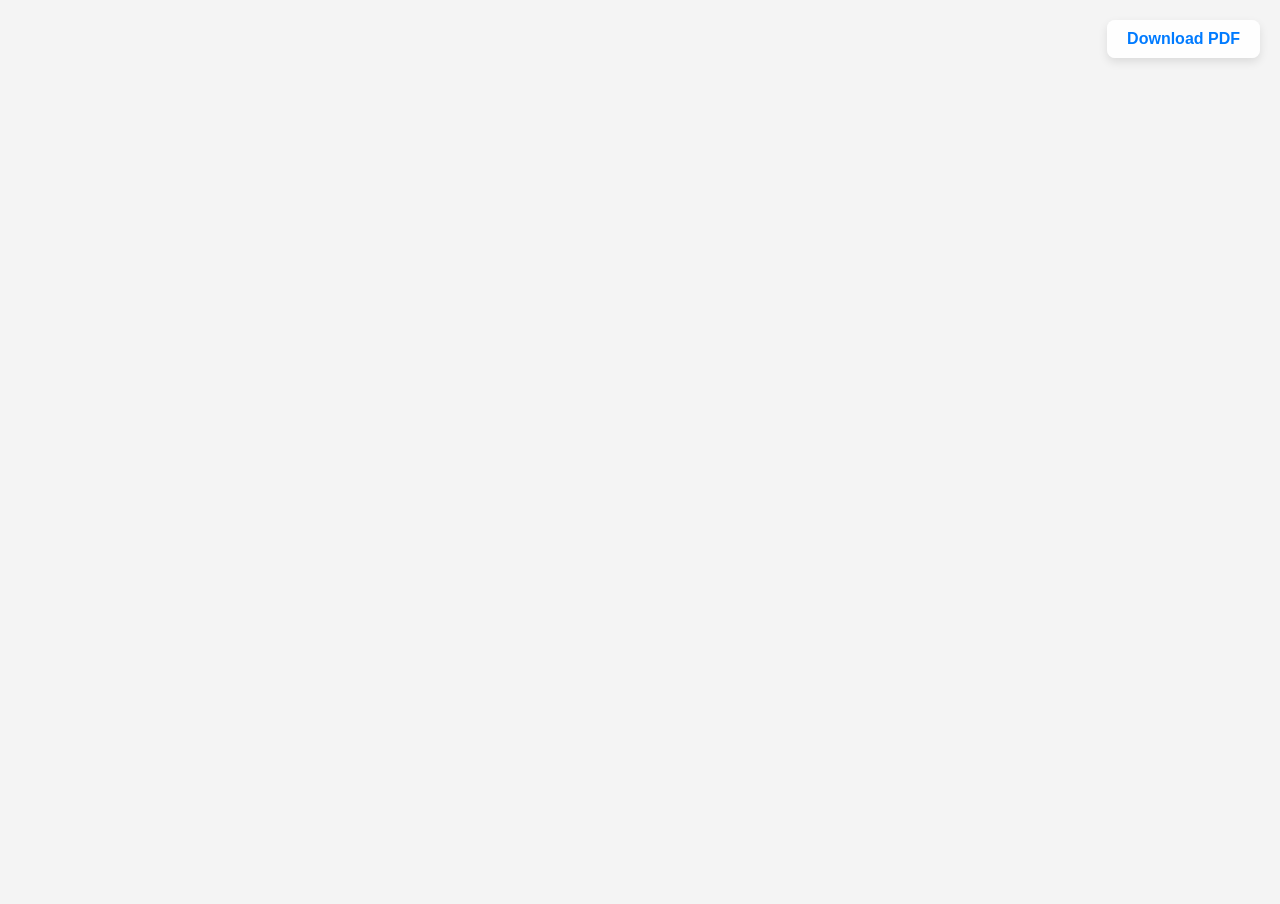
<file: index.html>
<!DOCTYPE html>
<html lang="en">
<head>
    <meta charset="UTF-8">
    <meta name="viewport" content="width=device-width, initial-scale=1.0">
    <title>Jeongmin Kim - Resume</title>
    <style>
        body, html {
            margin: 0;
            padding: 0;
            height: 100%;
            overflow: hidden;
            background-color: #f4f4f4;
            font-family: -apple-system, BlinkMacSystemFont, "Segoe UI", Roboto, Helvetica, Arial, sans-serif;
        }
        iframe {
            width: 100%;
            height: 100vh;
            border: none;
        }
        .controls {
            position: fixed;
            top: 20px;
            right: 20px;
            background: rgba(255, 255, 255, 0.9);
            padding: 10px 20px;
            border-radius: 8px;
            box-shadow: 0 4px 10px rgba(0,0,0,0.1);
            z-index: 100;
        }
        a {
            text-decoration: none;
            color: #007bff;
            font-weight: bold;
        }
    </style>
</head>
<body>
    <div class="controls">
        <a href="Jeongmin_Kim_Resume_2026.pdf" target="_blank">Download PDF</a>
    </div>
    <iframe src="Jeongmin_Kim_Resume_2026.pdf#toolbar=0" type="application/pdf">
        <p>Your browser does not support PDFs. <a href="Jeongmin_Kim_Resume_2026.pdf">Download PDF instead</a>.</p>
    </iframe>
</body>
</html>
</file>
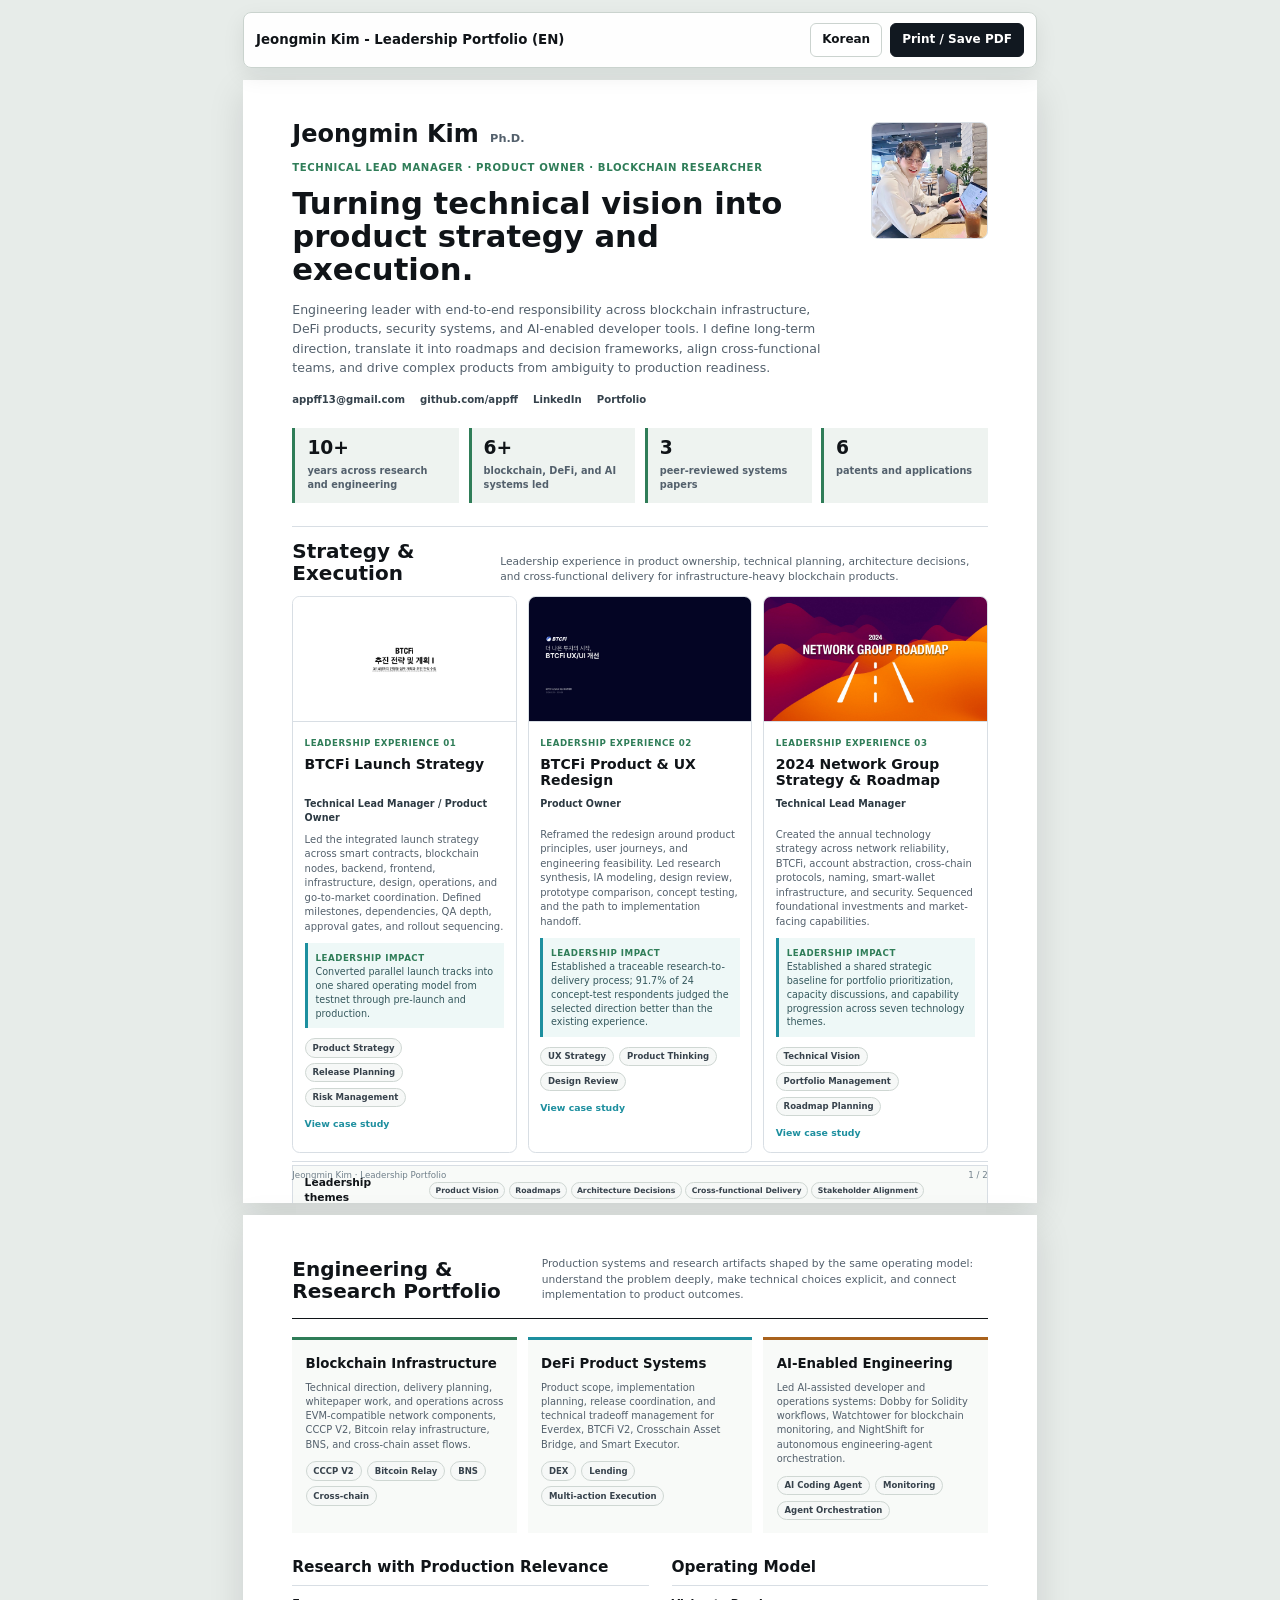
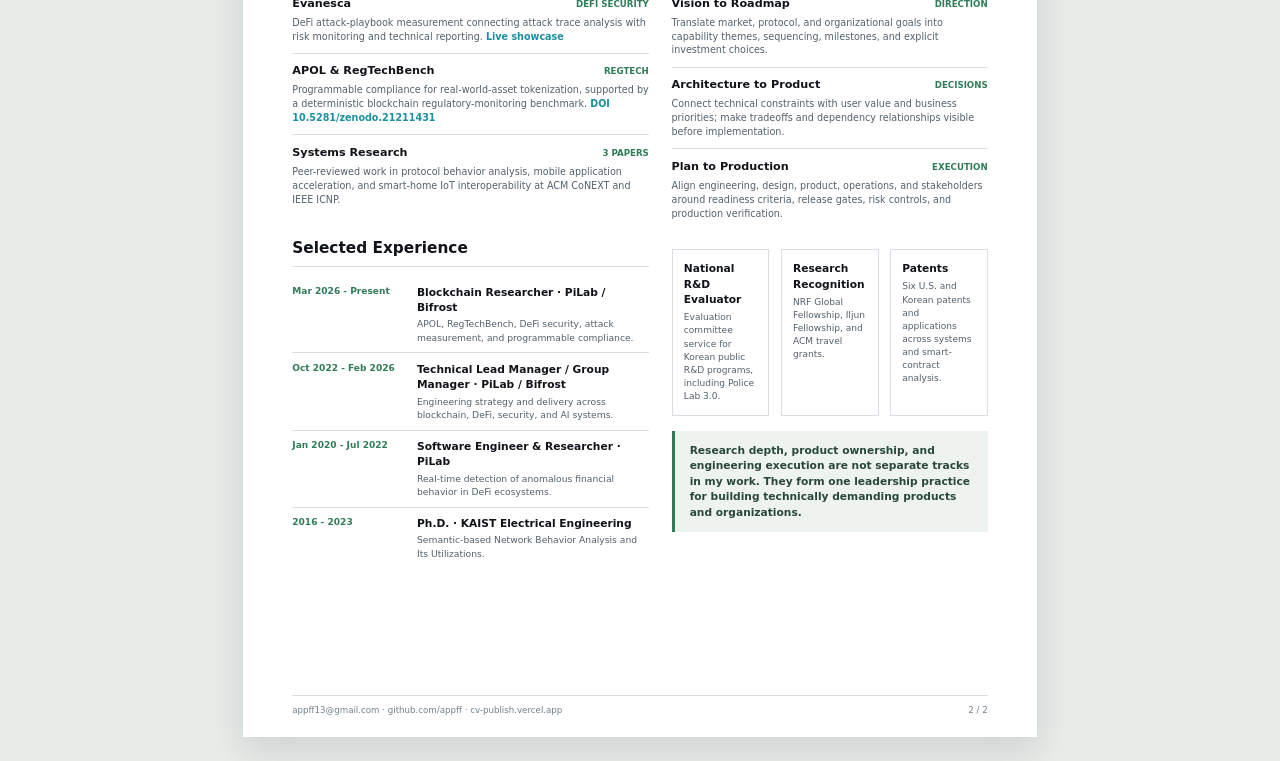
<file: portfolio/portfolio-en.html>
<!DOCTYPE html>
<html lang="en">
<head>
    <meta charset="UTF-8">
    <meta name="viewport" content="width=device-width, initial-scale=1.0">
    <meta name="description" content="Jeongmin Kim - two-page product, engineering, and research leadership portfolio.">
    <link rel="icon" href="../docs/assets/favicon.svg" type="image/svg+xml">
    <link rel="stylesheet" href="portfolio-print.css">
    <title>Jeongmin Kim - Leadership Portfolio</title>
</head>
<body>
    <div class="screen-toolbar">
        <strong>Jeongmin Kim - Leadership Portfolio (EN)</strong>
        <div class="toolbar-actions">
            <a class="toolbar-button" href="portfolio-ko.html">Korean</a>
            <button class="toolbar-button primary" type="button" onclick="window.print()">Print / Save PDF</button>
        </div>
    </div>

    <main>
        <section class="sheet" aria-label="Leadership portfolio page 1">
            <header class="profile-header">
                <div>
                    <div class="identity">
                        <span class="name">Jeongmin Kim</span>
                        <span class="degree">Ph.D.</span>
                    </div>
                    <p class="role-line">Technical Lead Manager · Product Owner · Blockchain Researcher</p>
                    <h1>Turning technical vision into product strategy and execution.</h1>
                    <p class="executive-summary">
                        Engineering leader with end-to-end responsibility across blockchain infrastructure, DeFi
                        products, security systems, and AI-enabled developer tools. I define long-term direction,
                        translate it into roadmaps and decision frameworks, align cross-functional teams, and drive
                        complex products from ambiguity to production readiness.
                    </p>
                    <div class="contact-line">
                        <a href="mailto:appff13@gmail.com">appff13@gmail.com</a>
                        <a href="https://github.com/appff">github.com/appff</a>
                        <a href="https://www.linkedin.com/in/jeongmin-kim-a875b1139/">LinkedIn</a>
                        <a href="https://cv-publish.vercel.app/">Portfolio</a>
                    </div>
                </div>
                <div class="portrait">
                    <img src="../docs/assets/profile.png" alt="Jeongmin Kim" width="800" height="800">
                </div>
            </header>

            <div class="metrics" aria-label="Career highlights">
                <div class="metric">
                    <strong>10+</strong>
                    <span>years across research and engineering</span>
                </div>
                <div class="metric">
                    <strong>6+</strong>
                    <span>blockchain, DeFi, and AI systems led</span>
                </div>
                <div class="metric">
                    <strong>3</strong>
                    <span>peer-reviewed systems papers</span>
                </div>
                <div class="metric">
                    <strong>6</strong>
                    <span>patents and applications</span>
                </div>
            </div>

            <div class="section-heading">
                <h2>Strategy &amp; Execution</h2>
                <p>
                    Leadership experience in product ownership, technical planning, architecture decisions, and
                    cross-functional delivery for infrastructure-heavy blockchain products.
                </p>
            </div>

            <div class="case-grid">
                <article class="case-card">
                    <div class="case-cover">
                        <img src="../docs/assets/leadership-btcfi-launch-cover.jpg" alt="BTCFi launch strategy presentation cover" width="1440" height="810">
                    </div>
                    <div class="case-body">
                        <span class="case-number">Leadership Experience 01</span>
                        <h3>BTCFi Launch Strategy</h3>
                        <div class="case-role">Technical Lead Manager / Product Owner</div>
                        <p class="case-description">
                            Led the integrated launch strategy across smart contracts, blockchain nodes, backend,
                            frontend, infrastructure, design, operations, and go-to-market coordination. Defined
                            milestones, dependencies, QA depth, approval gates, and rollout sequencing.
                        </p>
                        <div class="case-outcome">
                            <span class="mini-label">Leadership impact</span><br>
                            Converted parallel launch tracks into one shared operating model from testnet through
                            pre-launch and production.
                        </div>
                        <div class="tags">
                            <span class="tag">Product Strategy</span>
                            <span class="tag">Release Planning</span>
                            <span class="tag">Risk Management</span>
                        </div>
                        <a class="case-link" href="https://cv-publish.vercel.app/case-studies/btcfi-launch-strategy.html">View case study</a>
                    </div>
                </article>

                <article class="case-card">
                    <div class="case-cover">
                        <img src="../docs/assets/leadership-btcfi-ux-cover.jpg" alt="BTCFi product and UX redesign presentation cover" width="1440" height="810">
                    </div>
                    <div class="case-body">
                        <span class="case-number">Leadership Experience 02</span>
                        <h3>BTCFi Product &amp; UX Redesign</h3>
                        <div class="case-role">Product Owner</div>
                        <p class="case-description">
                            Reframed the redesign around product principles, user journeys, and engineering feasibility.
                            Led research synthesis, IA modeling, design review, prototype comparison, concept testing,
                            and the path to implementation handoff.
                        </p>
                        <div class="case-outcome">
                            <span class="mini-label">Leadership impact</span><br>
                            Established a traceable research-to-delivery process; 91.7% of 24 concept-test respondents
                            judged the selected direction better than the existing experience.
                        </div>
                        <div class="tags">
                            <span class="tag">UX Strategy</span>
                            <span class="tag">Product Thinking</span>
                            <span class="tag">Design Review</span>
                        </div>
                        <a class="case-link" href="https://cv-publish.vercel.app/case-studies/btcfi-product-ux-redesign.html">View case study</a>
                    </div>
                </article>

                <article class="case-card">
                    <div class="case-cover">
                        <img src="../docs/assets/leadership-network-roadmap-cover.jpg" alt="2024 Network Group roadmap presentation cover" width="1440" height="810">
                    </div>
                    <div class="case-body">
                        <span class="case-number">Leadership Experience 03</span>
                        <h3>2024 Network Group Strategy &amp; Roadmap</h3>
                        <div class="case-role">Technical Lead Manager</div>
                        <p class="case-description">
                            Created the annual technology strategy across network reliability, BTCFi, account
                            abstraction, cross-chain protocols, naming, smart-wallet infrastructure, and security.
                            Sequenced foundational investments and market-facing capabilities.
                        </p>
                        <div class="case-outcome">
                            <span class="mini-label">Leadership impact</span><br>
                            Established a shared strategic baseline for portfolio prioritization, capacity discussions,
                            and capability progression across seven technology themes.
                        </div>
                        <div class="tags">
                            <span class="tag">Technical Vision</span>
                            <span class="tag">Portfolio Management</span>
                            <span class="tag">Roadmap Planning</span>
                        </div>
                        <a class="case-link" href="https://cv-publish.vercel.app/case-studies/network-group-2024-roadmap.html">View case study</a>
                    </div>
                </article>
            </div>

            <div class="leadership-strip">
                <strong>Leadership themes</strong>
                <div class="tags">
                    <span class="tag">Product Vision</span>
                    <span class="tag">Roadmaps</span>
                    <span class="tag">Architecture Decisions</span>
                    <span class="tag">Cross-functional Delivery</span>
                    <span class="tag">Stakeholder Alignment</span>
                </div>
            </div>

            <footer class="page-footer">
                <span>Jeongmin Kim · Leadership Portfolio</span>
                <span>1 / 2</span>
            </footer>
        </section>

        <section class="sheet" aria-label="Leadership portfolio page 2">
            <header class="page-heading">
                <h2>Engineering &amp; Research Portfolio</h2>
                <p>
                    Production systems and research artifacts shaped by the same operating model: understand the
                    problem deeply, make technical choices explicit, and connect implementation to product outcomes.
                </p>
            </header>

            <div class="portfolio-pillars">
                <article class="pillar">
                    <h3>Blockchain Infrastructure</h3>
                    <p>
                        Technical direction, delivery planning, whitepaper work, and operations across EVM-compatible
                        network components, CCCP V2, Bitcoin relay infrastructure, BNS, and cross-chain asset flows.
                    </p>
                    <div class="tags">
                        <span class="tag">CCCP V2</span>
                        <span class="tag">Bitcoin Relay</span>
                        <span class="tag">BNS</span>
                        <span class="tag">Cross-chain</span>
                    </div>
                </article>
                <article class="pillar cyan">
                    <h3>DeFi Product Systems</h3>
                    <p>
                        Product scope, implementation planning, release coordination, and technical tradeoff management
                        for Everdex, BTCFi V2, Crosschain Asset Bridge, and Smart Executor.
                    </p>
                    <div class="tags">
                        <span class="tag">DEX</span>
                        <span class="tag">Lending</span>
                        <span class="tag">Multi-action Execution</span>
                    </div>
                </article>
                <article class="pillar amber">
                    <h3>AI-Enabled Engineering</h3>
                    <p>
                        Led AI-assisted developer and operations systems: Dobby for Solidity workflows, Watchtower for
                        blockchain monitoring, and NightShift for autonomous engineering-agent orchestration.
                    </p>
                    <div class="tags">
                        <span class="tag">AI Coding Agent</span>
                        <span class="tag">Monitoring</span>
                        <span class="tag">Agent Orchestration</span>
                    </div>
                </article>
            </div>

            <div class="content-columns">
                <section class="content-section">
                    <h3 class="content-title">Research with Production Relevance</h3>
                    <article class="portfolio-entry">
                        <div class="entry-head">
                            <strong>Evanesca</strong>
                            <span>DeFi Security</span>
                        </div>
                        <p>
                            DeFi attack-playbook measurement connecting attack trace analysis with risk monitoring and
                            technical reporting.
                            <a href="https://evanesca-front.vercel.app/">Live showcase</a>
                        </p>
                    </article>
                    <article class="portfolio-entry">
                        <div class="entry-head">
                            <strong>APOL &amp; RegTechBench</strong>
                            <span>RegTech</span>
                        </div>
                        <p>
                            Programmable compliance for real-world-asset tokenization, supported by a deterministic
                            blockchain regulatory-monitoring benchmark.
                            <a href="https://doi.org/10.5281/zenodo.21211431">DOI 10.5281/zenodo.21211431</a>
                        </p>
                    </article>
                    <article class="portfolio-entry">
                        <div class="entry-head">
                            <strong>Systems Research</strong>
                            <span>3 Papers</span>
                        </div>
                        <p>
                            Peer-reviewed work in protocol behavior analysis, mobile application acceleration, and
                            smart-home IoT interoperability at ACM CoNEXT and IEEE ICNP.
                        </p>
                    </article>

                    <div class="timeline">
                        <h3 class="content-title">Selected Experience</h3>
                        <div class="timeline-row">
                            <div class="timeline-date">Mar 2026 - Present</div>
                            <div class="timeline-role">
                                <strong>Blockchain Researcher · PiLab / Bifrost</strong>
                                <span>APOL, RegTechBench, DeFi security, attack measurement, and programmable compliance.</span>
                            </div>
                        </div>
                        <div class="timeline-row">
                            <div class="timeline-date">Oct 2022 - Feb 2026</div>
                            <div class="timeline-role">
                                <strong>Technical Lead Manager / Group Manager · PiLab / Bifrost</strong>
                                <span>Engineering strategy and delivery across blockchain, DeFi, security, and AI systems.</span>
                            </div>
                        </div>
                        <div class="timeline-row">
                            <div class="timeline-date">Jan 2020 - Jul 2022</div>
                            <div class="timeline-role">
                                <strong>Software Engineer &amp; Researcher · PiLab</strong>
                                <span>Real-time detection of anomalous financial behavior in DeFi ecosystems.</span>
                            </div>
                        </div>
                        <div class="timeline-row">
                            <div class="timeline-date">2016 - 2023</div>
                            <div class="timeline-role">
                                <strong>Ph.D. · KAIST Electrical Engineering</strong>
                                <span>Semantic-based Network Behavior Analysis and Its Utilizations.</span>
                            </div>
                        </div>
                    </div>
                </section>

                <section class="content-section">
                    <h3 class="content-title">Operating Model</h3>
                    <article class="portfolio-entry">
                        <div class="entry-head">
                            <strong>Vision to Roadmap</strong>
                            <span>Direction</span>
                        </div>
                        <p>
                            Translate market, protocol, and organizational goals into capability themes, sequencing,
                            milestones, and explicit investment choices.
                        </p>
                    </article>
                    <article class="portfolio-entry">
                        <div class="entry-head">
                            <strong>Architecture to Product</strong>
                            <span>Decisions</span>
                        </div>
                        <p>
                            Connect technical constraints with user value and business priorities; make tradeoffs and
                            dependency relationships visible before implementation.
                        </p>
                    </article>
                    <article class="portfolio-entry">
                        <div class="entry-head">
                            <strong>Plan to Production</strong>
                            <span>Execution</span>
                        </div>
                        <p>
                            Align engineering, design, product, operations, and stakeholders around readiness criteria,
                            release gates, risk controls, and production verification.
                        </p>
                    </article>

                    <div class="recognition">
                        <div class="recognition-item">
                            <strong>National R&amp;D Evaluator</strong>
                            <span>Evaluation committee service for Korean public R&amp;D programs, including Police Lab 3.0.</span>
                        </div>
                        <div class="recognition-item">
                            <strong>Research Recognition</strong>
                            <span>NRF Global Fellowship, Iljun Fellowship, and ACM travel grants.</span>
                        </div>
                        <div class="recognition-item">
                            <strong>Patents</strong>
                            <span>Six U.S. and Korean patents and applications across systems and smart-contract analysis.</span>
                        </div>
                    </div>

                    <div class="closing-line">
                        Research depth, product ownership, and engineering execution are not separate tracks in my work.
                        They form one leadership practice for building technically demanding products and organizations.
                    </div>
                </section>
            </div>

            <footer class="page-footer">
                <span>appff13@gmail.com · github.com/appff · cv-publish.vercel.app</span>
                <span>2 / 2</span>
            </footer>
        </section>
    </main>
</body>
</html>
</file>
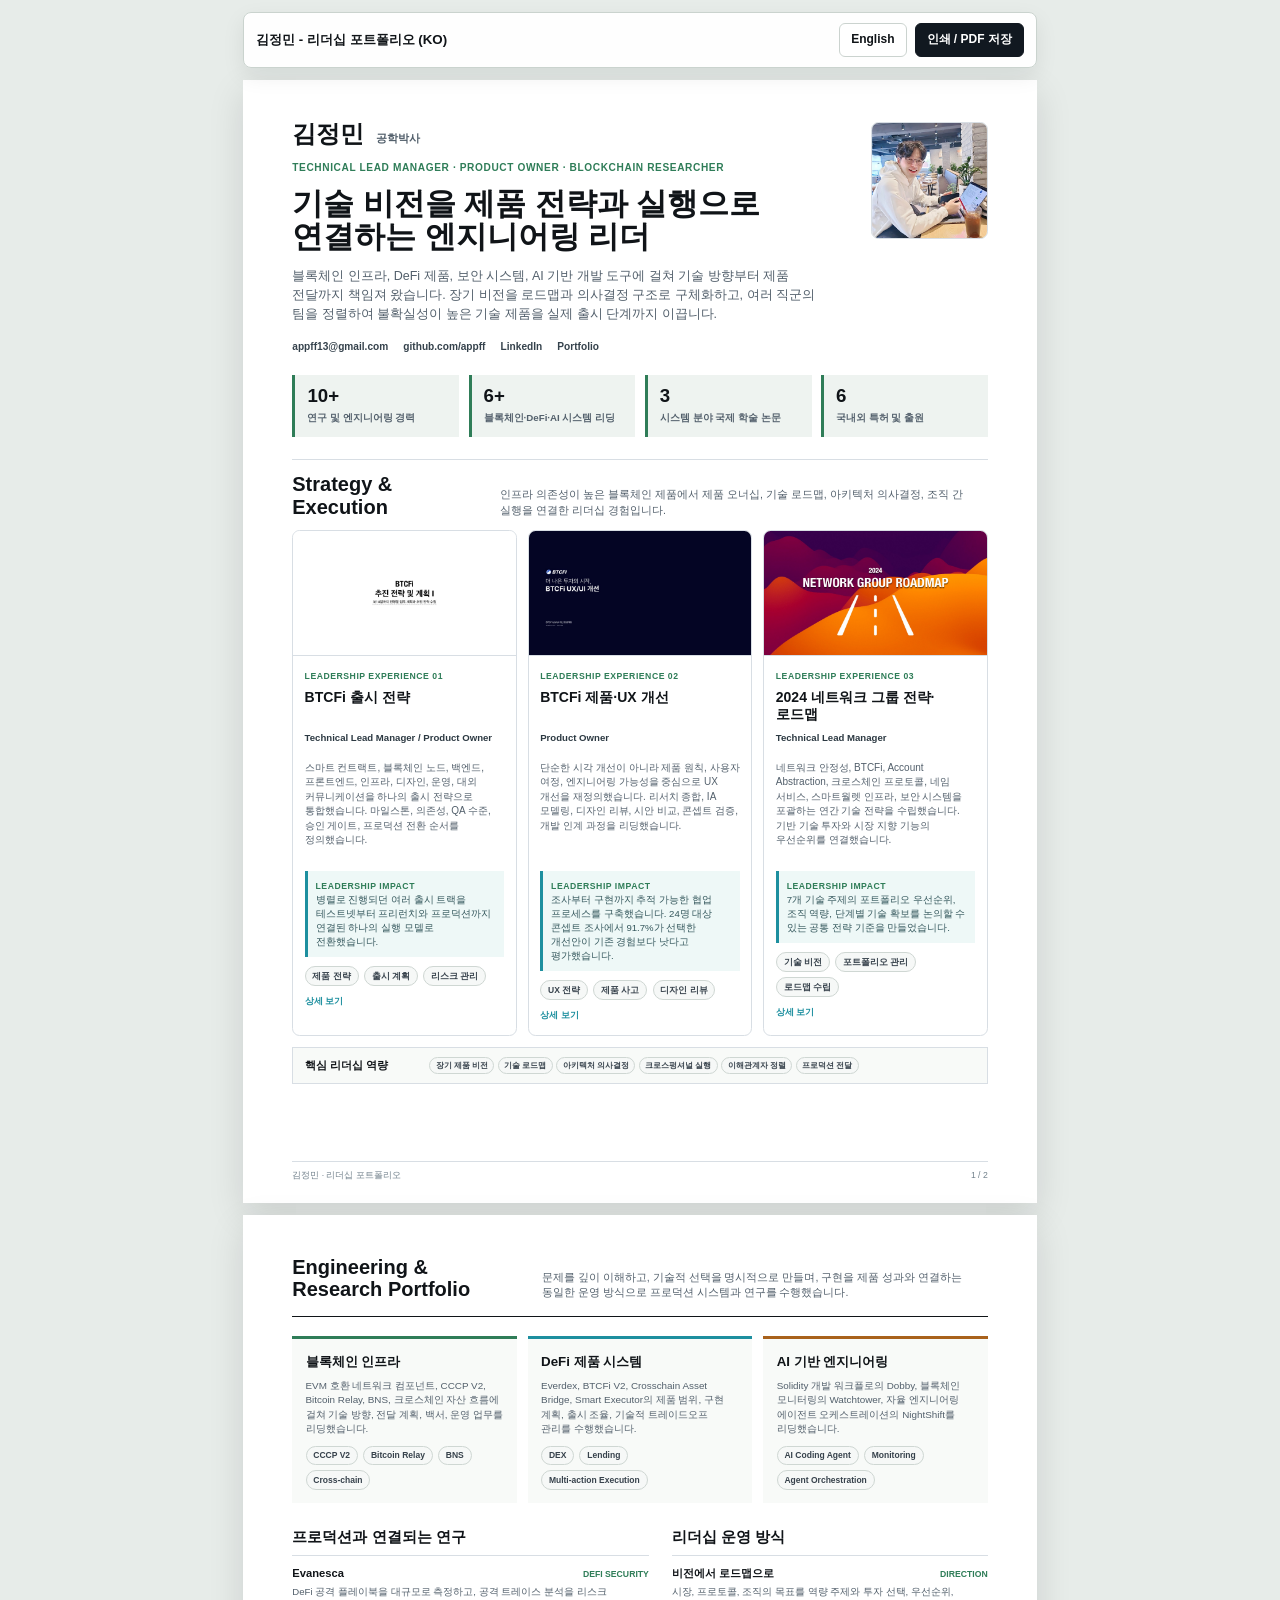
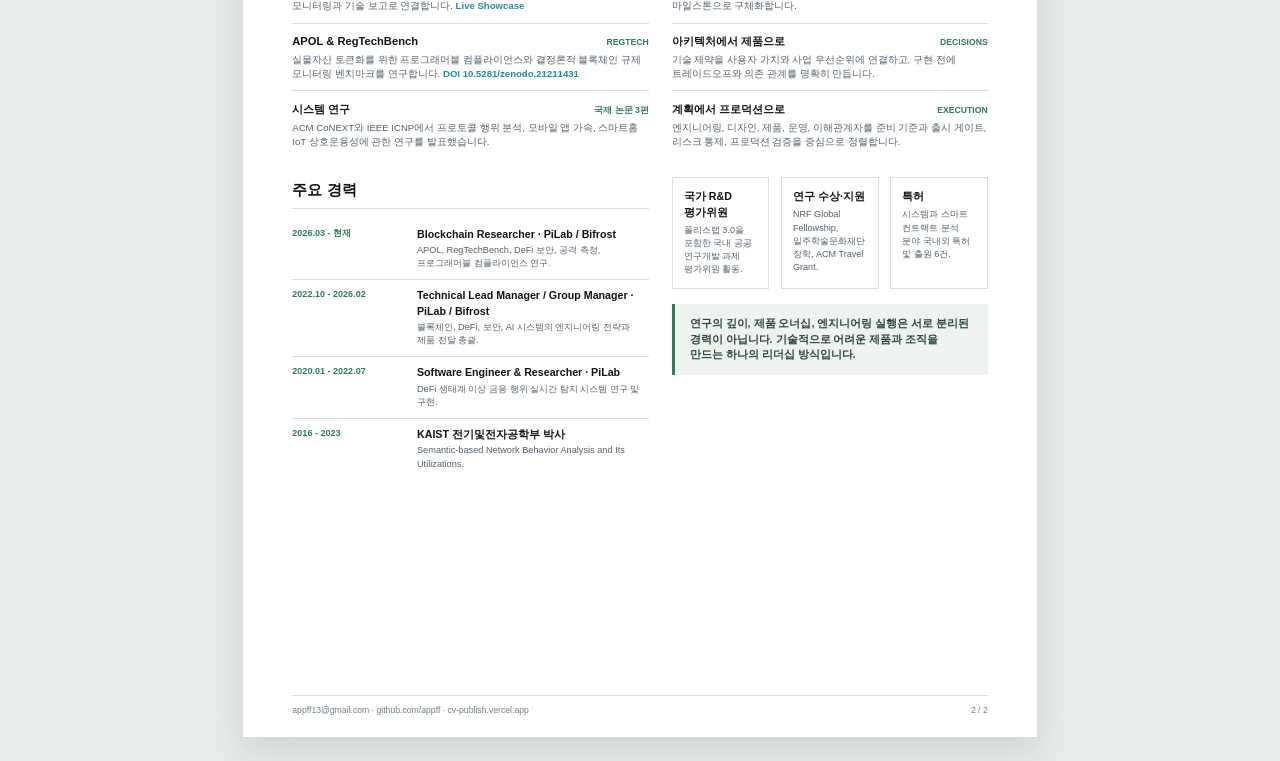
<file: portfolio/portfolio-ko.html>
<!DOCTYPE html>
<html lang="ko">
<head>
    <meta charset="UTF-8">
    <meta name="viewport" content="width=device-width, initial-scale=1.0">
    <meta name="description" content="김정민 - 제품, 엔지니어링, 연구 리더십 2페이지 포트폴리오.">
    <link rel="icon" href="../docs/assets/favicon.svg" type="image/svg+xml">
    <link rel="stylesheet" href="portfolio-print.css">
    <title>김정민 - 리더십 포트폴리오</title>
</head>
<body class="ko">
    <div class="screen-toolbar">
        <strong>김정민 - 리더십 포트폴리오 (KO)</strong>
        <div class="toolbar-actions">
            <a class="toolbar-button" href="portfolio-en.html">English</a>
            <button class="toolbar-button primary" type="button" onclick="window.print()">인쇄 / PDF 저장</button>
        </div>
    </div>

    <main>
        <section class="sheet" aria-label="리더십 포트폴리오 1페이지">
            <header class="profile-header">
                <div>
                    <div class="identity">
                        <span class="name">김정민</span>
                        <span class="degree">공학박사</span>
                    </div>
                    <p class="role-line">Technical Lead Manager · Product Owner · Blockchain Researcher</p>
                    <h1>기술 비전을 제품 전략과 실행으로 연결하는 엔지니어링 리더</h1>
                    <p class="executive-summary">
                        블록체인 인프라, DeFi 제품, 보안 시스템, AI 기반 개발 도구에 걸쳐 기술 방향부터
                        제품 전달까지 책임져 왔습니다. 장기 비전을 로드맵과 의사결정 구조로 구체화하고,
                        여러 직군의 팀을 정렬하여 불확실성이 높은 기술 제품을 실제 출시 단계까지 이끕니다.
                    </p>
                    <div class="contact-line">
                        <a href="mailto:appff13@gmail.com">appff13@gmail.com</a>
                        <a href="https://github.com/appff">github.com/appff</a>
                        <a href="https://www.linkedin.com/in/jeongmin-kim-a875b1139/">LinkedIn</a>
                        <a href="https://cv-publish.vercel.app/">Portfolio</a>
                    </div>
                </div>
                <div class="portrait">
                    <img src="../docs/assets/profile.png" alt="김정민" width="800" height="800">
                </div>
            </header>

            <div class="metrics" aria-label="주요 경력">
                <div class="metric">
                    <strong>10+</strong>
                    <span>연구 및 엔지니어링 경력</span>
                </div>
                <div class="metric">
                    <strong>6+</strong>
                    <span>블록체인·DeFi·AI 시스템 리딩</span>
                </div>
                <div class="metric">
                    <strong>3</strong>
                    <span>시스템 분야 국제 학술 논문</span>
                </div>
                <div class="metric">
                    <strong>6</strong>
                    <span>국내외 특허 및 출원</span>
                </div>
            </div>

            <div class="section-heading">
                <h2>Strategy &amp; Execution</h2>
                <p>
                    인프라 의존성이 높은 블록체인 제품에서 제품 오너십, 기술 로드맵, 아키텍처 의사결정,
                    조직 간 실행을 연결한 리더십 경험입니다.
                </p>
            </div>

            <div class="case-grid">
                <article class="case-card">
                    <div class="case-cover">
                        <img src="../docs/assets/leadership-btcfi-launch-cover.jpg" alt="BTCFi 출시 전략 발표 표지" width="1440" height="810">
                    </div>
                    <div class="case-body">
                        <span class="case-number">Leadership Experience 01</span>
                        <h3>BTCFi 출시 전략</h3>
                        <div class="case-role">Technical Lead Manager / Product Owner</div>
                        <p class="case-description">
                            스마트 컨트랙트, 블록체인 노드, 백엔드, 프론트엔드, 인프라, 디자인, 운영,
                            대외 커뮤니케이션을 하나의 출시 전략으로 통합했습니다. 마일스톤, 의존성,
                            QA 수준, 승인 게이트, 프로덕션 전환 순서를 정의했습니다.
                        </p>
                        <div class="case-outcome">
                            <span class="mini-label">Leadership Impact</span><br>
                            병렬로 진행되던 여러 출시 트랙을 테스트넷부터 프리런치와 프로덕션까지 연결된
                            하나의 실행 모델로 전환했습니다.
                        </div>
                        <div class="tags">
                            <span class="tag">제품 전략</span>
                            <span class="tag">출시 계획</span>
                            <span class="tag">리스크 관리</span>
                        </div>
                        <a class="case-link" href="https://cv-publish.vercel.app/case-studies/btcfi-launch-strategy.html">상세 보기</a>
                    </div>
                </article>

                <article class="case-card">
                    <div class="case-cover">
                        <img src="../docs/assets/leadership-btcfi-ux-cover.jpg" alt="BTCFi 제품 및 UX 개선 발표 표지" width="1440" height="810">
                    </div>
                    <div class="case-body">
                        <span class="case-number">Leadership Experience 02</span>
                        <h3>BTCFi 제품·UX 개선</h3>
                        <div class="case-role">Product Owner</div>
                        <p class="case-description">
                            단순한 시각 개선이 아니라 제품 원칙, 사용자 여정, 엔지니어링 가능성을 중심으로
                            UX 개선을 재정의했습니다. 리서치 종합, IA 모델링, 디자인 리뷰, 시안 비교,
                            콘셉트 검증, 개발 인계 과정을 리딩했습니다.
                        </p>
                        <div class="case-outcome">
                            <span class="mini-label">Leadership Impact</span><br>
                            조사부터 구현까지 추적 가능한 협업 프로세스를 구축했습니다. 24명 대상 콘셉트
                            조사에서 91.7%가 선택한 개선안이 기존 경험보다 낫다고 평가했습니다.
                        </div>
                        <div class="tags">
                            <span class="tag">UX 전략</span>
                            <span class="tag">제품 사고</span>
                            <span class="tag">디자인 리뷰</span>
                        </div>
                        <a class="case-link" href="https://cv-publish.vercel.app/case-studies/btcfi-product-ux-redesign.html">상세 보기</a>
                    </div>
                </article>

                <article class="case-card">
                    <div class="case-cover">
                        <img src="../docs/assets/leadership-network-roadmap-cover.jpg" alt="2024 네트워크 그룹 로드맵 발표 표지" width="1440" height="810">
                    </div>
                    <div class="case-body">
                        <span class="case-number">Leadership Experience 03</span>
                        <h3>2024 네트워크 그룹 전략·로드맵</h3>
                        <div class="case-role">Technical Lead Manager</div>
                        <p class="case-description">
                            네트워크 안정성, BTCFi, Account Abstraction, 크로스체인 프로토콜, 네임 서비스,
                            스마트월렛 인프라, 보안 시스템을 포괄하는 연간 기술 전략을 수립했습니다.
                            기반 기술 투자와 시장 지향 기능의 우선순위를 연결했습니다.
                        </p>
                        <div class="case-outcome">
                            <span class="mini-label">Leadership Impact</span><br>
                            7개 기술 주제의 포트폴리오 우선순위, 조직 역량, 단계별 기술 확보를 논의할 수 있는
                            공통 전략 기준을 만들었습니다.
                        </div>
                        <div class="tags">
                            <span class="tag">기술 비전</span>
                            <span class="tag">포트폴리오 관리</span>
                            <span class="tag">로드맵 수립</span>
                        </div>
                        <a class="case-link" href="https://cv-publish.vercel.app/case-studies/network-group-2024-roadmap.html">상세 보기</a>
                    </div>
                </article>
            </div>

            <div class="leadership-strip">
                <strong>핵심 리더십 역량</strong>
                <div class="tags">
                    <span class="tag">장기 제품 비전</span>
                    <span class="tag">기술 로드맵</span>
                    <span class="tag">아키텍처 의사결정</span>
                    <span class="tag">크로스펑셔널 실행</span>
                    <span class="tag">이해관계자 정렬</span>
                    <span class="tag">프로덕션 전달</span>
                </div>
            </div>

            <footer class="page-footer">
                <span>김정민 · 리더십 포트폴리오</span>
                <span>1 / 2</span>
            </footer>
        </section>

        <section class="sheet" aria-label="리더십 포트폴리오 2페이지">
            <header class="page-heading">
                <h2>Engineering &amp; Research Portfolio</h2>
                <p>
                    문제를 깊이 이해하고, 기술적 선택을 명시적으로 만들며, 구현을 제품 성과와 연결하는
                    동일한 운영 방식으로 프로덕션 시스템과 연구를 수행했습니다.
                </p>
            </header>

            <div class="portfolio-pillars">
                <article class="pillar">
                    <h3>블록체인 인프라</h3>
                    <p>
                        EVM 호환 네트워크 컴포넌트, CCCP V2, Bitcoin Relay, BNS, 크로스체인 자산 흐름에
                        걸쳐 기술 방향, 전달 계획, 백서, 운영 업무를 리딩했습니다.
                    </p>
                    <div class="tags">
                        <span class="tag">CCCP V2</span>
                        <span class="tag">Bitcoin Relay</span>
                        <span class="tag">BNS</span>
                        <span class="tag">Cross-chain</span>
                    </div>
                </article>
                <article class="pillar cyan">
                    <h3>DeFi 제품 시스템</h3>
                    <p>
                        Everdex, BTCFi V2, Crosschain Asset Bridge, Smart Executor의 제품 범위, 구현 계획,
                        출시 조율, 기술적 트레이드오프 관리를 수행했습니다.
                    </p>
                    <div class="tags">
                        <span class="tag">DEX</span>
                        <span class="tag">Lending</span>
                        <span class="tag">Multi-action Execution</span>
                    </div>
                </article>
                <article class="pillar amber">
                    <h3>AI 기반 엔지니어링</h3>
                    <p>
                        Solidity 개발 워크플로의 Dobby, 블록체인 모니터링의 Watchtower, 자율 엔지니어링
                        에이전트 오케스트레이션의 NightShift를 리딩했습니다.
                    </p>
                    <div class="tags">
                        <span class="tag">AI Coding Agent</span>
                        <span class="tag">Monitoring</span>
                        <span class="tag">Agent Orchestration</span>
                    </div>
                </article>
            </div>

            <div class="content-columns">
                <section class="content-section">
                    <h3 class="content-title">프로덕션과 연결되는 연구</h3>
                    <article class="portfolio-entry">
                        <div class="entry-head">
                            <strong>Evanesca</strong>
                            <span>DeFi Security</span>
                        </div>
                        <p>
                            DeFi 공격 플레이북을 대규모로 측정하고, 공격 트레이스 분석을 리스크 모니터링과
                            기술 보고로 연결합니다.
                            <a href="https://evanesca-front.vercel.app/">Live Showcase</a>
                        </p>
                    </article>
                    <article class="portfolio-entry">
                        <div class="entry-head">
                            <strong>APOL &amp; RegTechBench</strong>
                            <span>RegTech</span>
                        </div>
                        <p>
                            실물자산 토큰화를 위한 프로그래머블 컴플라이언스와 결정론적 블록체인 규제
                            모니터링 벤치마크를 연구합니다.
                            <a href="https://doi.org/10.5281/zenodo.21211431">DOI 10.5281/zenodo.21211431</a>
                        </p>
                    </article>
                    <article class="portfolio-entry">
                        <div class="entry-head">
                            <strong>시스템 연구</strong>
                            <span>국제 논문 3편</span>
                        </div>
                        <p>
                            ACM CoNEXT와 IEEE ICNP에서 프로토콜 행위 분석, 모바일 앱 가속, 스마트홈 IoT
                            상호운용성에 관한 연구를 발표했습니다.
                        </p>
                    </article>

                    <div class="timeline">
                        <h3 class="content-title">주요 경력</h3>
                        <div class="timeline-row">
                            <div class="timeline-date">2026.03 - 현재</div>
                            <div class="timeline-role">
                                <strong>Blockchain Researcher · PiLab / Bifrost</strong>
                                <span>APOL, RegTechBench, DeFi 보안, 공격 측정, 프로그래머블 컴플라이언스 연구.</span>
                            </div>
                        </div>
                        <div class="timeline-row">
                            <div class="timeline-date">2022.10 - 2026.02</div>
                            <div class="timeline-role">
                                <strong>Technical Lead Manager / Group Manager · PiLab / Bifrost</strong>
                                <span>블록체인, DeFi, 보안, AI 시스템의 엔지니어링 전략과 제품 전달 총괄.</span>
                            </div>
                        </div>
                        <div class="timeline-row">
                            <div class="timeline-date">2020.01 - 2022.07</div>
                            <div class="timeline-role">
                                <strong>Software Engineer &amp; Researcher · PiLab</strong>
                                <span>DeFi 생태계 이상 금융 행위 실시간 탐지 시스템 연구 및 구현.</span>
                            </div>
                        </div>
                        <div class="timeline-row">
                            <div class="timeline-date">2016 - 2023</div>
                            <div class="timeline-role">
                                <strong>KAIST 전기및전자공학부 박사</strong>
                                <span>Semantic-based Network Behavior Analysis and Its Utilizations.</span>
                            </div>
                        </div>
                    </div>
                </section>

                <section class="content-section">
                    <h3 class="content-title">리더십 운영 방식</h3>
                    <article class="portfolio-entry">
                        <div class="entry-head">
                            <strong>비전에서 로드맵으로</strong>
                            <span>Direction</span>
                        </div>
                        <p>
                            시장, 프로토콜, 조직의 목표를 역량 주제와 투자 선택, 우선순위, 마일스톤으로
                            구체화합니다.
                        </p>
                    </article>
                    <article class="portfolio-entry">
                        <div class="entry-head">
                            <strong>아키텍처에서 제품으로</strong>
                            <span>Decisions</span>
                        </div>
                        <p>
                            기술 제약을 사용자 가치와 사업 우선순위에 연결하고, 구현 전에 트레이드오프와
                            의존 관계를 명확히 만듭니다.
                        </p>
                    </article>
                    <article class="portfolio-entry">
                        <div class="entry-head">
                            <strong>계획에서 프로덕션으로</strong>
                            <span>Execution</span>
                        </div>
                        <p>
                            엔지니어링, 디자인, 제품, 운영, 이해관계자를 준비 기준과 출시 게이트,
                            리스크 통제, 프로덕션 검증을 중심으로 정렬합니다.
                        </p>
                    </article>

                    <div class="recognition">
                        <div class="recognition-item">
                            <strong>국가 R&amp;D 평가위원</strong>
                            <span>폴리스랩 3.0을 포함한 국내 공공 연구개발 과제 평가위원 활동.</span>
                        </div>
                        <div class="recognition-item">
                            <strong>연구 수상·지원</strong>
                            <span>NRF Global Fellowship, 일주학술문화재단 장학, ACM Travel Grant.</span>
                        </div>
                        <div class="recognition-item">
                            <strong>특허</strong>
                            <span>시스템과 스마트 컨트랙트 분석 분야 국내외 특허 및 출원 6건.</span>
                        </div>
                    </div>

                    <div class="closing-line">
                        연구의 깊이, 제품 오너십, 엔지니어링 실행은 서로 분리된 경력이 아닙니다.
                        기술적으로 어려운 제품과 조직을 만드는 하나의 리더십 방식입니다.
                    </div>
                </section>
            </div>

            <footer class="page-footer">
                <span>appff13@gmail.com · github.com/appff · cv-publish.vercel.app</span>
                <span>2 / 2</span>
            </footer>
        </section>
    </main>
</body>
</html>
</file>
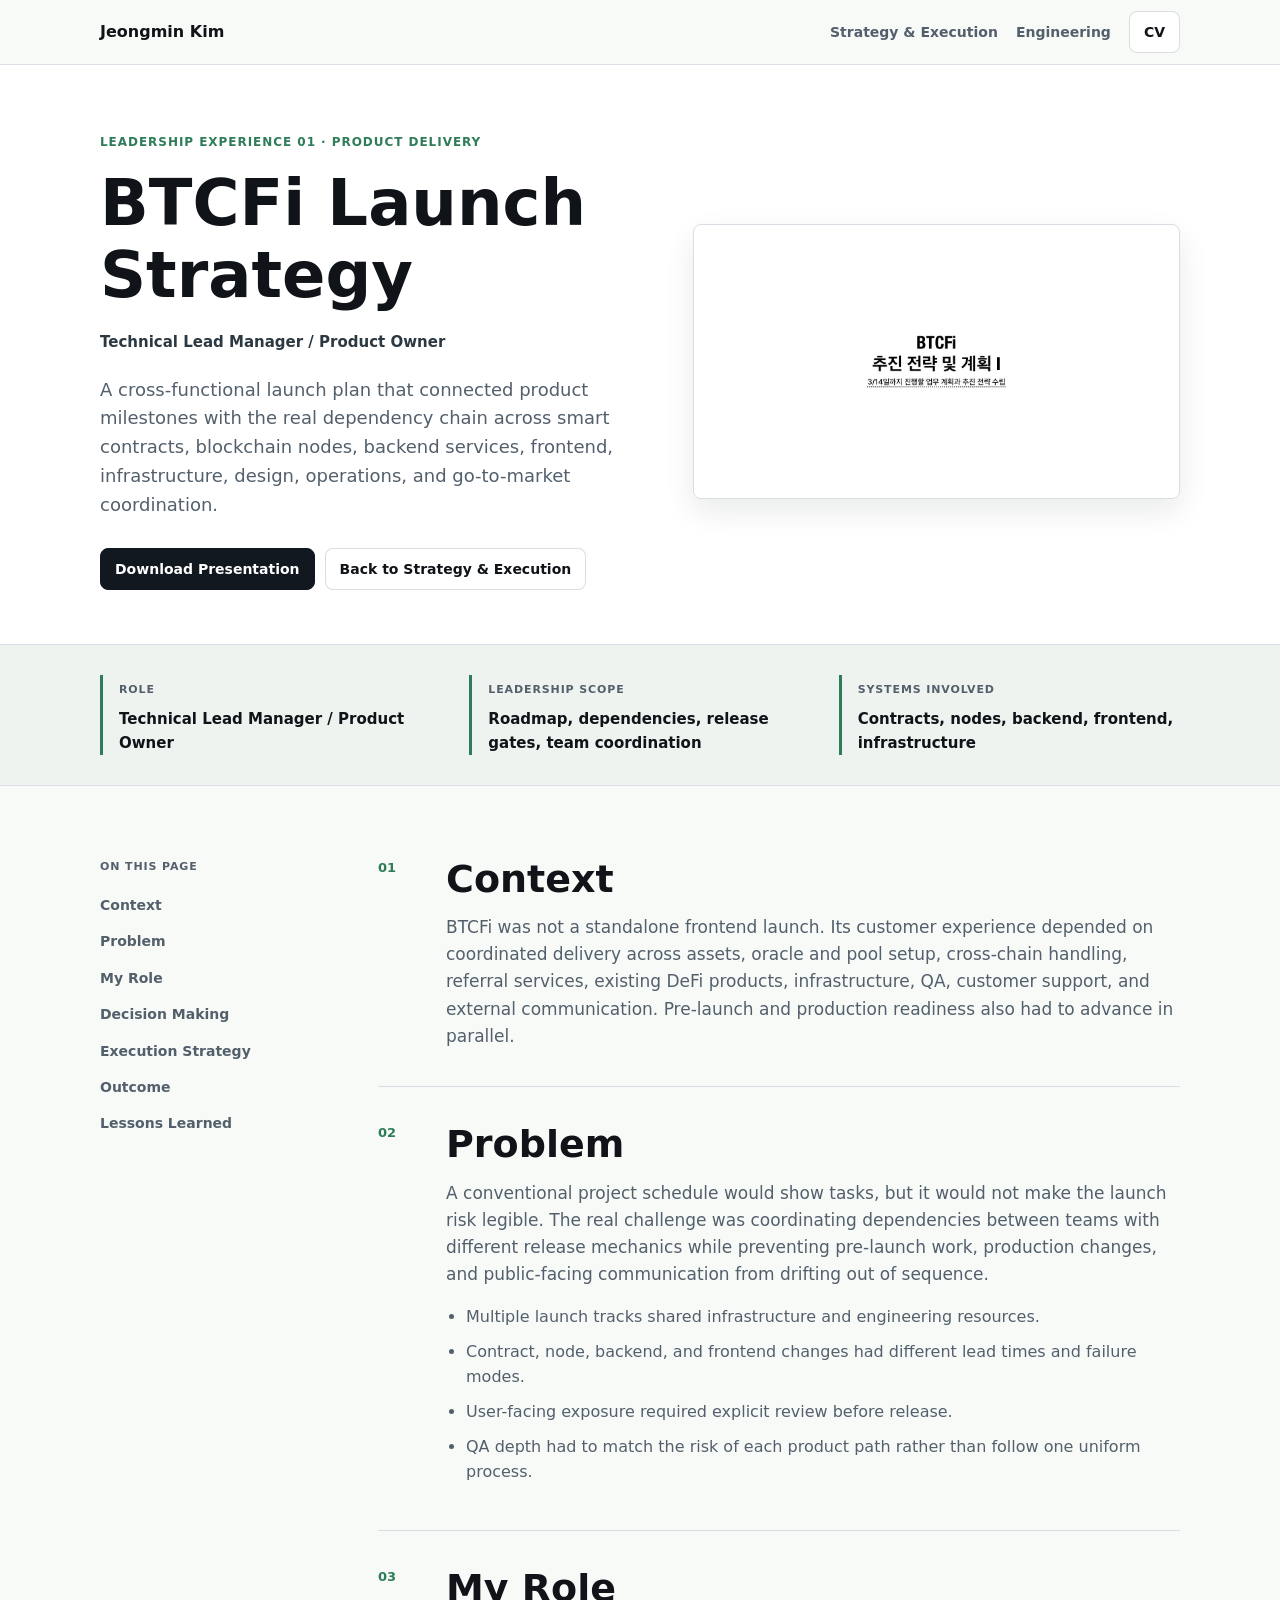
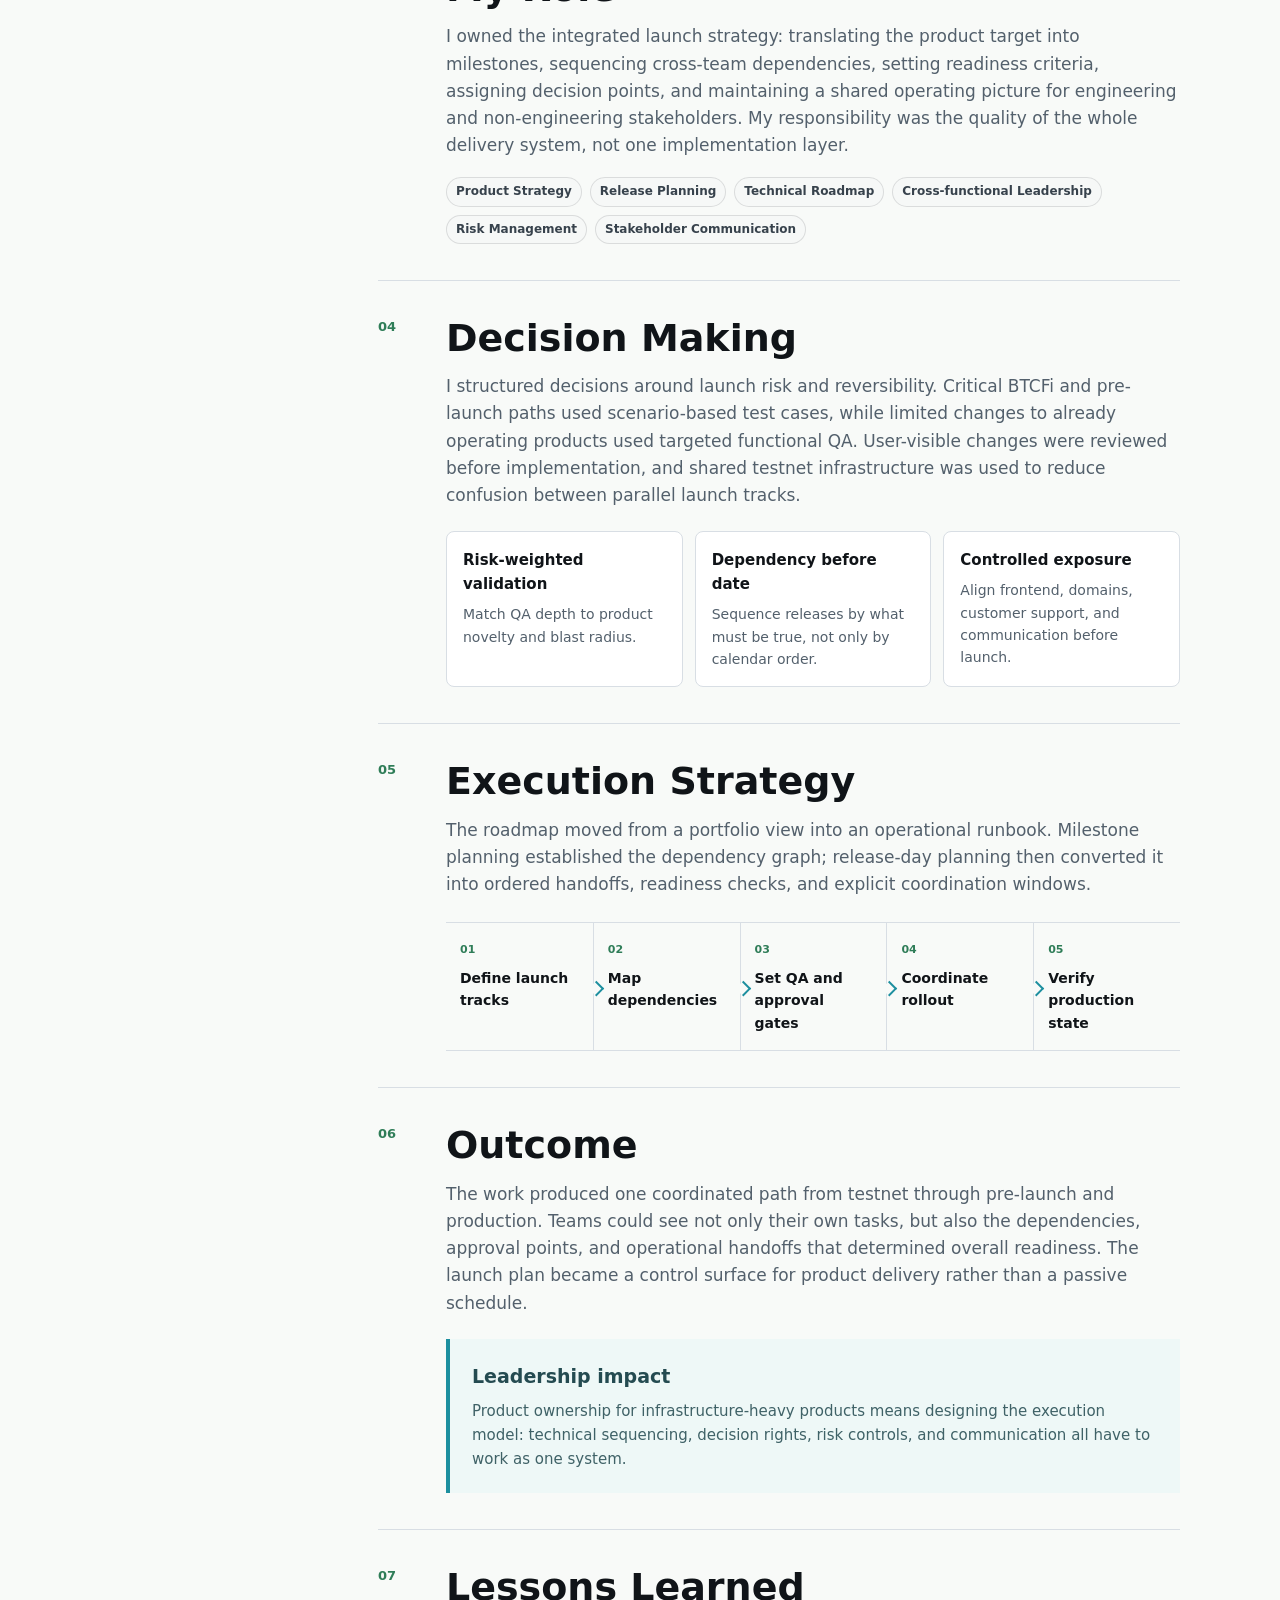
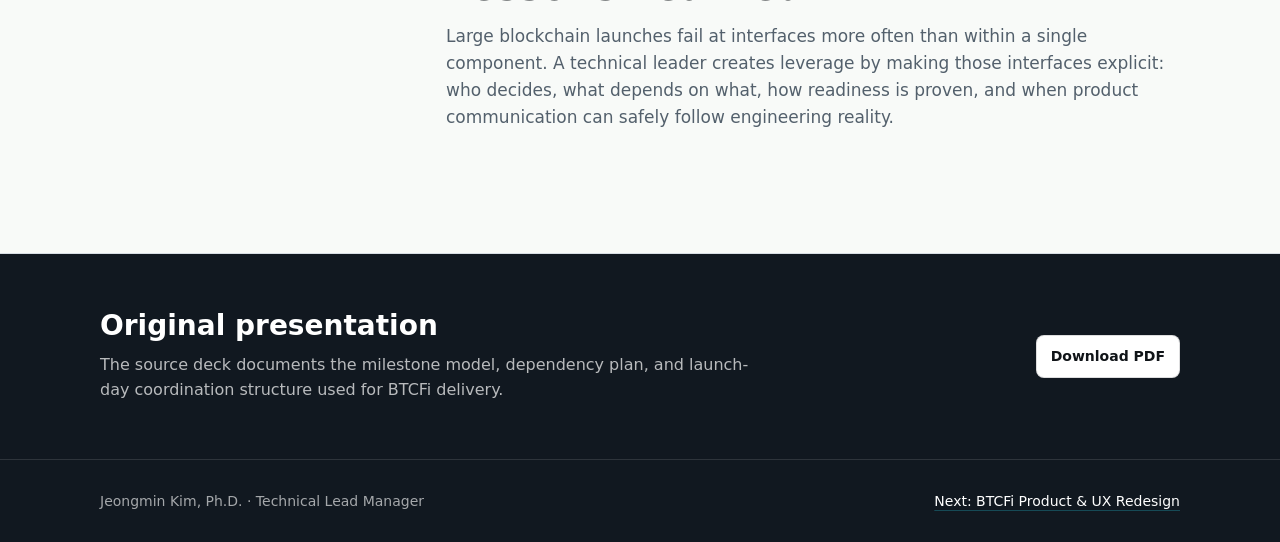
<file: docs/case-studies/btcfi-launch-strategy.html>
<!DOCTYPE html>
<html lang="en">
<head>
    <meta charset="UTF-8">
    <meta name="viewport" content="width=device-width, initial-scale=1.0">
    <meta name="description" content="Jeongmin Kim's product ownership and cross-functional engineering leadership experience for the BTCFi launch.">
    <link rel="icon" href="../assets/favicon.svg" type="image/svg+xml">
    <link rel="stylesheet" href="../assets/case-study.css">
    <title>BTCFi Launch Strategy - Leadership Experience</title>
</head>
<body>
    <header class="topbar">
        <nav class="shell nav" aria-label="Leadership experience navigation">
            <a class="brand" href="../index.html">Jeongmin Kim</a>
            <div class="nav-links">
                <a href="../index.html#strategy-execution">Strategy &amp; Execution</a>
                <a href="../index.html#engineering">Engineering</a>
                <a class="button" href="../Jeongmin_Kim_Resume_2026.pdf" target="_blank" rel="noreferrer">CV</a>
            </div>
        </nav>
    </header>

    <main>
        <section class="case-hero">
            <div class="shell hero-grid">
                <div>
                    <p class="eyebrow">Leadership Experience 01 · Product Delivery</p>
                    <h1>BTCFi Launch Strategy</h1>
                    <div class="hero-role">Technical Lead Manager / Product Owner</div>
                    <p class="hero-summary">
                        A cross-functional launch plan that connected product milestones with the real dependency chain
                        across smart contracts, blockchain nodes, backend services, frontend, infrastructure, design,
                        operations, and go-to-market coordination.
                    </p>
                    <div class="hero-actions">
                        <a class="button dark" href="../assets/btcfi-launch-strategy.pdf" download>Download Presentation</a>
                        <a class="button" href="../index.html#strategy-execution">Back to Strategy &amp; Execution</a>
                    </div>
                </div>
                <div class="cover-frame">
                    <img src="../assets/leadership-btcfi-launch-cover.jpg" alt="BTCFi launch strategy presentation cover" width="1440" height="810">
                </div>
            </div>
        </section>

        <section class="facts" aria-label="Leadership experience facts">
            <div class="shell fact-grid">
                <div class="fact">
                    <span class="fact-label">Role</span>
                    <span class="fact-value">Technical Lead Manager / Product Owner</span>
                </div>
                <div class="fact">
                    <span class="fact-label">Leadership Scope</span>
                    <span class="fact-value">Roadmap, dependencies, release gates, team coordination</span>
                </div>
                <div class="fact">
                    <span class="fact-label">Systems Involved</span>
                    <span class="fact-value">Contracts, nodes, backend, frontend, infrastructure</span>
                </div>
            </div>
        </section>

        <div class="shell story-layout">
            <aside class="story-nav" aria-label="On this page">
                <strong>On this page</strong>
                <a href="#context">Context</a>
                <a href="#problem">Problem</a>
                <a href="#role">My Role</a>
                <a href="#decisions">Decision Making</a>
                <a href="#execution">Execution Strategy</a>
                <a href="#outcome">Outcome</a>
                <a href="#lessons">Lessons Learned</a>
            </aside>

            <div class="story">
                <section class="story-section" id="context">
                    <span class="story-index">01</span>
                    <div>
                        <h2>Context</h2>
                        <p>
                            BTCFi was not a standalone frontend launch. Its customer experience depended on coordinated
                            delivery across assets, oracle and pool setup, cross-chain handling, referral services,
                            existing DeFi products, infrastructure, QA, customer support, and external communication.
                            Pre-launch and production readiness also had to advance in parallel.
                        </p>
                    </div>
                </section>

                <section class="story-section" id="problem">
                    <span class="story-index">02</span>
                    <div>
                        <h2>Problem</h2>
                        <p>
                            A conventional project schedule would show tasks, but it would not make the launch risk
                            legible. The real challenge was coordinating dependencies between teams with different
                            release mechanics while preventing pre-launch work, production changes, and public-facing
                            communication from drifting out of sequence.
                        </p>
                        <ul>
                            <li>Multiple launch tracks shared infrastructure and engineering resources.</li>
                            <li>Contract, node, backend, and frontend changes had different lead times and failure modes.</li>
                            <li>User-facing exposure required explicit review before release.</li>
                            <li>QA depth had to match the risk of each product path rather than follow one uniform process.</li>
                        </ul>
                    </div>
                </section>

                <section class="story-section" id="role">
                    <span class="story-index">03</span>
                    <div>
                        <h2>My Role</h2>
                        <p>
                            I owned the integrated launch strategy: translating the product target into milestones,
                            sequencing cross-team dependencies, setting readiness criteria, assigning decision points,
                            and maintaining a shared operating picture for engineering and non-engineering stakeholders.
                            My responsibility was the quality of the whole delivery system, not one implementation layer.
                        </p>
                        <div class="tags" aria-label="Key competencies">
                            <span class="tag">Product Strategy</span>
                            <span class="tag">Release Planning</span>
                            <span class="tag">Technical Roadmap</span>
                            <span class="tag">Cross-functional Leadership</span>
                            <span class="tag">Risk Management</span>
                            <span class="tag">Stakeholder Communication</span>
                        </div>
                    </div>
                </section>

                <section class="story-section" id="decisions">
                    <span class="story-index">04</span>
                    <div>
                        <h2>Decision Making</h2>
                        <p>
                            I structured decisions around launch risk and reversibility. Critical BTCFi and pre-launch
                            paths used scenario-based test cases, while limited changes to already operating products
                            used targeted functional QA. User-visible changes were reviewed before implementation, and
                            shared testnet infrastructure was used to reduce confusion between parallel launch tracks.
                        </p>
                        <div class="principles">
                            <div class="principle">
                                <strong>Risk-weighted validation</strong>
                                <span>Match QA depth to product novelty and blast radius.</span>
                            </div>
                            <div class="principle">
                                <strong>Dependency before date</strong>
                                <span>Sequence releases by what must be true, not only by calendar order.</span>
                            </div>
                            <div class="principle">
                                <strong>Controlled exposure</strong>
                                <span>Align frontend, domains, customer support, and communication before launch.</span>
                            </div>
                        </div>
                    </div>
                </section>

                <section class="story-section" id="execution">
                    <span class="story-index">05</span>
                    <div>
                        <h2>Execution Strategy</h2>
                        <p>
                            The roadmap moved from a portfolio view into an operational runbook. Milestone planning
                            established the dependency graph; release-day planning then converted it into ordered
                            handoffs, readiness checks, and explicit coordination windows.
                        </p>
                        <div class="process" aria-label="BTCFi launch execution flow">
                            <div class="process-step"><span>01</span><strong>Define launch tracks</strong></div>
                            <div class="process-step"><span>02</span><strong>Map dependencies</strong></div>
                            <div class="process-step"><span>03</span><strong>Set QA and approval gates</strong></div>
                            <div class="process-step"><span>04</span><strong>Coordinate rollout</strong></div>
                            <div class="process-step"><span>05</span><strong>Verify production state</strong></div>
                        </div>
                    </div>
                </section>

                <section class="story-section" id="outcome">
                    <span class="story-index">06</span>
                    <div>
                        <h2>Outcome</h2>
                        <p>
                            The work produced one coordinated path from testnet through pre-launch and production. Teams
                            could see not only their own tasks, but also the dependencies, approval points, and operational
                            handoffs that determined overall readiness. The launch plan became a control surface for
                            product delivery rather than a passive schedule.
                        </p>
                        <div class="evidence">
                            <strong>Leadership impact</strong>
                            <p>
                                Product ownership for infrastructure-heavy products means designing the execution model:
                                technical sequencing, decision rights, risk controls, and communication all have to work
                                as one system.
                            </p>
                        </div>
                    </div>
                </section>

                <section class="story-section" id="lessons">
                    <span class="story-index">07</span>
                    <div>
                        <h2>Lessons Learned</h2>
                        <p>
                            Large blockchain launches fail at interfaces more often than within a single component. A
                            technical leader creates leverage by making those interfaces explicit: who decides, what
                            depends on what, how readiness is proven, and when product communication can safely follow
                            engineering reality.
                        </p>
                    </div>
                </section>
            </div>
        </div>

        <section class="presentation">
            <div class="shell">
                <div>
                    <h2>Original presentation</h2>
                    <p>
                        The source deck documents the milestone model, dependency plan, and launch-day coordination
                        structure used for BTCFi delivery.
                    </p>
                </div>
                <a class="button" href="../assets/btcfi-launch-strategy.pdf" download>Download PDF</a>
            </div>
        </section>
    </main>

    <footer class="footer">
        <div class="shell">
            <span>Jeongmin Kim, Ph.D. · Technical Lead Manager</span>
            <a href="btcfi-product-ux-redesign.html">Next: BTCFi Product &amp; UX Redesign</a>
        </div>
    </footer>
</body>
</html>
</file>
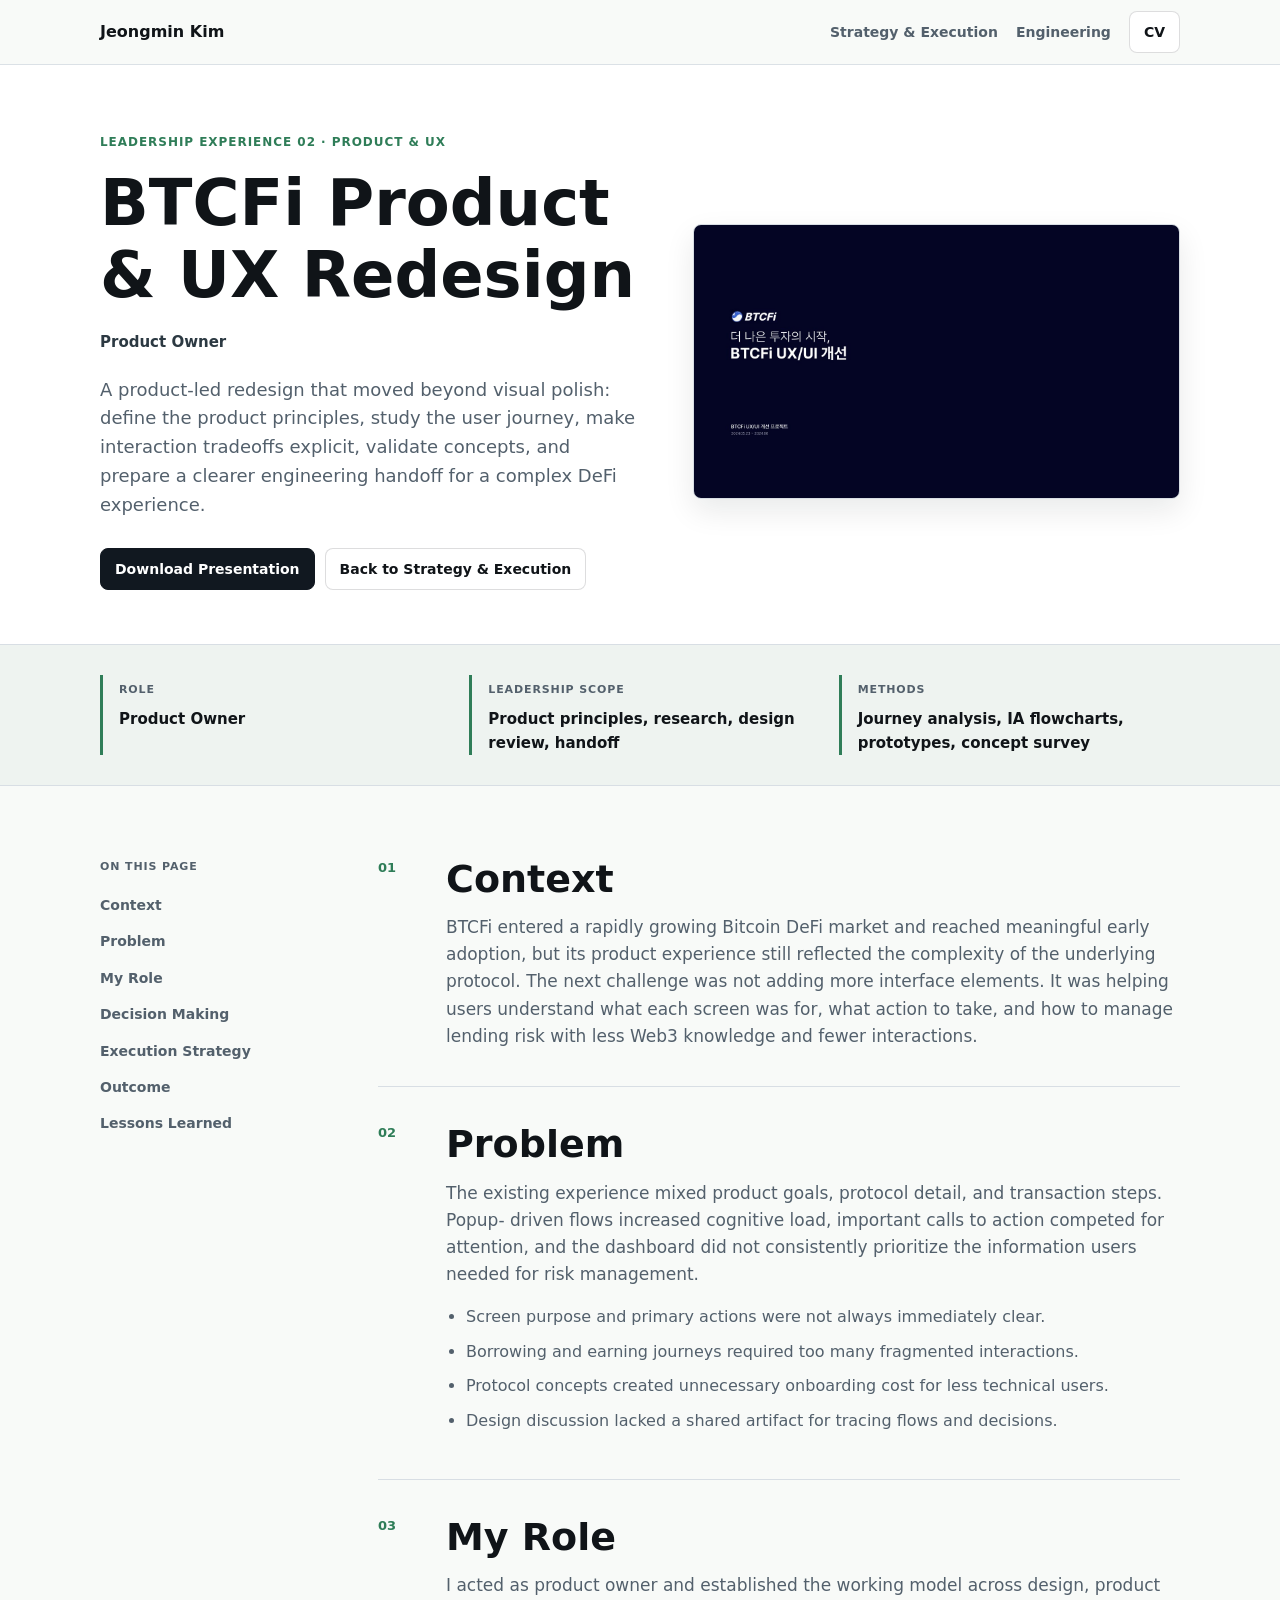
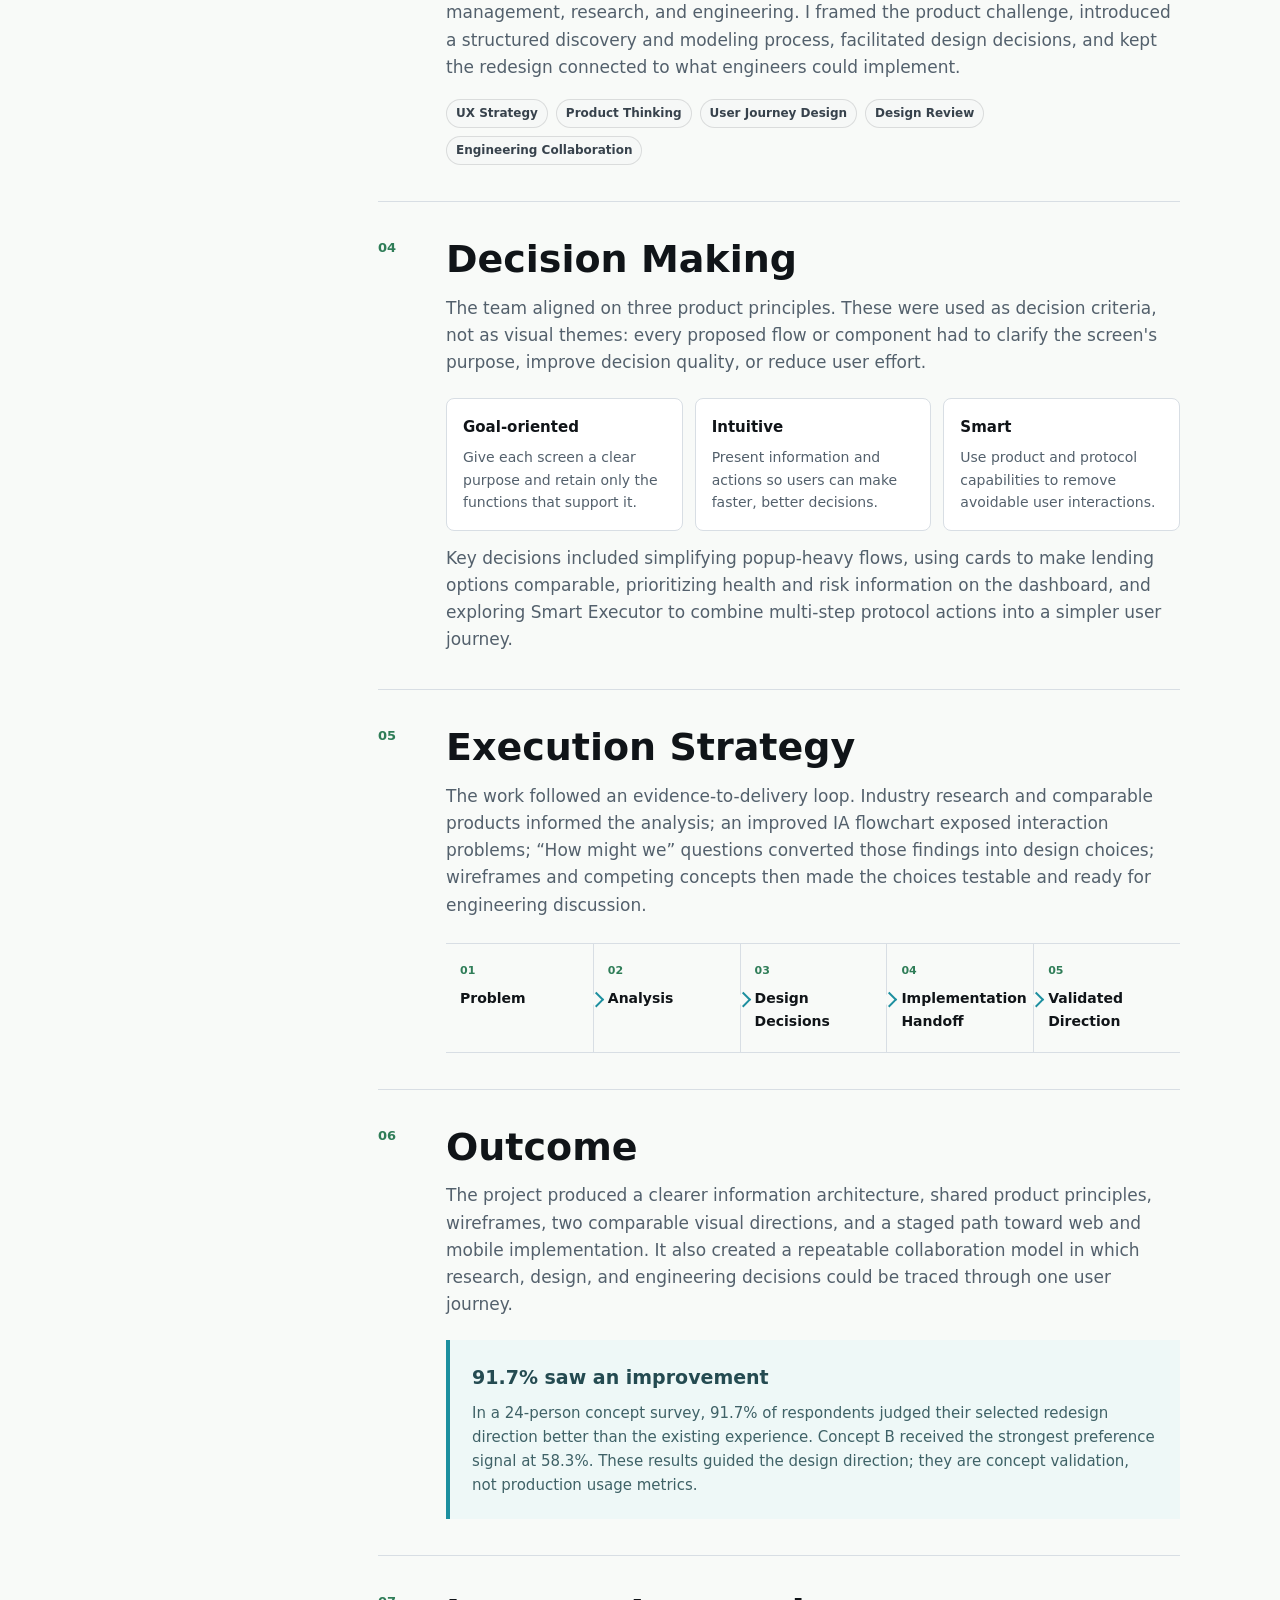
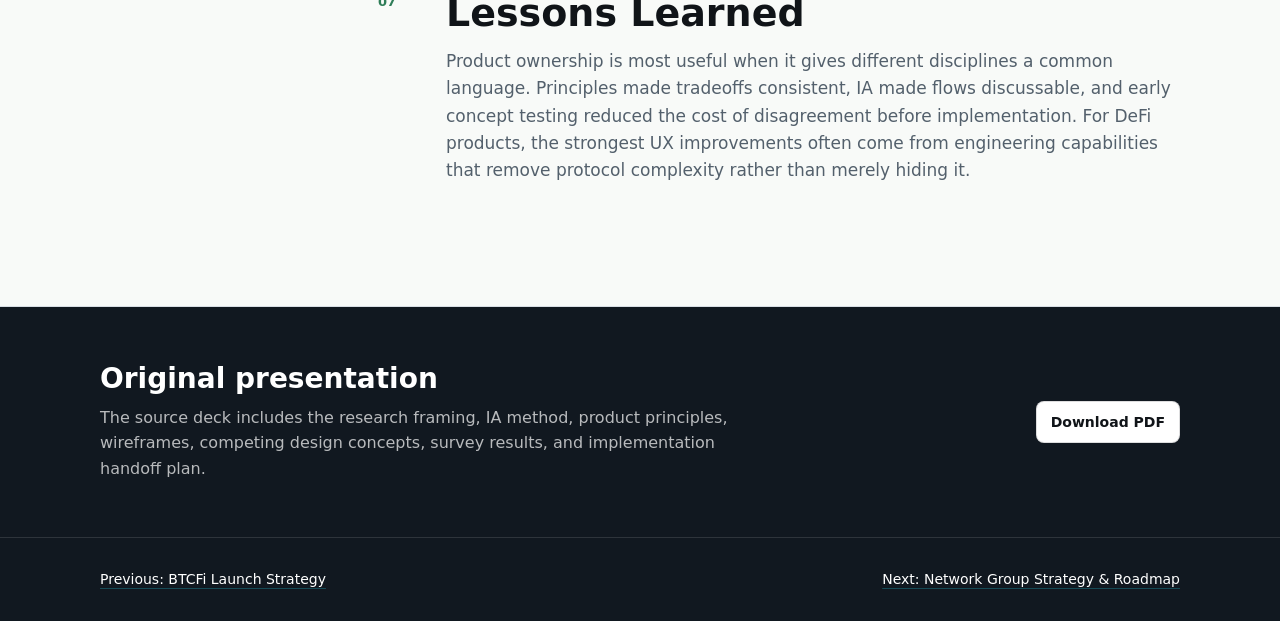
<file: docs/case-studies/btcfi-product-ux-redesign.html>
<!DOCTYPE html>
<html lang="en">
<head>
    <meta charset="UTF-8">
    <meta name="viewport" content="width=device-width, initial-scale=1.0">
    <meta name="description" content="Jeongmin Kim's product ownership, UX strategy, and cross-functional leadership experience for the BTCFi redesign.">
    <link rel="icon" href="../assets/favicon.svg" type="image/svg+xml">
    <link rel="stylesheet" href="../assets/case-study.css">
    <title>BTCFi Product &amp; UX Redesign - Leadership Experience</title>
</head>
<body>
    <header class="topbar">
        <nav class="shell nav" aria-label="Leadership experience navigation">
            <a class="brand" href="../index.html">Jeongmin Kim</a>
            <div class="nav-links">
                <a href="../index.html#strategy-execution">Strategy &amp; Execution</a>
                <a href="../index.html#engineering">Engineering</a>
                <a class="button" href="../Jeongmin_Kim_Resume_2026.pdf" target="_blank" rel="noreferrer">CV</a>
            </div>
        </nav>
    </header>

    <main>
        <section class="case-hero">
            <div class="shell hero-grid">
                <div>
                    <p class="eyebrow">Leadership Experience 02 · Product &amp; UX</p>
                    <h1>BTCFi Product &amp; UX Redesign</h1>
                    <div class="hero-role">Product Owner</div>
                    <p class="hero-summary">
                        A product-led redesign that moved beyond visual polish: define the product principles, study the
                        user journey, make interaction tradeoffs explicit, validate concepts, and prepare a clearer
                        engineering handoff for a complex DeFi experience.
                    </p>
                    <div class="hero-actions">
                        <a class="button dark" href="../assets/btcfi-product-ux-redesign.pdf" download>Download Presentation</a>
                        <a class="button" href="../index.html#strategy-execution">Back to Strategy &amp; Execution</a>
                    </div>
                </div>
                <div class="cover-frame">
                    <img src="../assets/leadership-btcfi-ux-cover.jpg" alt="BTCFi product and UX redesign presentation cover" width="1440" height="810">
                </div>
            </div>
        </section>

        <section class="facts" aria-label="Leadership experience facts">
            <div class="shell fact-grid">
                <div class="fact">
                    <span class="fact-label">Role</span>
                    <span class="fact-value">Product Owner</span>
                </div>
                <div class="fact">
                    <span class="fact-label">Leadership Scope</span>
                    <span class="fact-value">Product principles, research, design review, handoff</span>
                </div>
                <div class="fact">
                    <span class="fact-label">Methods</span>
                    <span class="fact-value">Journey analysis, IA flowcharts, prototypes, concept survey</span>
                </div>
            </div>
        </section>

        <div class="shell story-layout">
            <aside class="story-nav" aria-label="On this page">
                <strong>On this page</strong>
                <a href="#context">Context</a>
                <a href="#problem">Problem</a>
                <a href="#role">My Role</a>
                <a href="#decisions">Decision Making</a>
                <a href="#execution">Execution Strategy</a>
                <a href="#outcome">Outcome</a>
                <a href="#lessons">Lessons Learned</a>
            </aside>

            <div class="story">
                <section class="story-section" id="context">
                    <span class="story-index">01</span>
                    <div>
                        <h2>Context</h2>
                        <p>
                            BTCFi entered a rapidly growing Bitcoin DeFi market and reached meaningful early adoption,
                            but its product experience still reflected the complexity of the underlying protocol. The
                            next challenge was not adding more interface elements. It was helping users understand what
                            each screen was for, what action to take, and how to manage lending risk with less Web3
                            knowledge and fewer interactions.
                        </p>
                    </div>
                </section>

                <section class="story-section" id="problem">
                    <span class="story-index">02</span>
                    <div>
                        <h2>Problem</h2>
                        <p>
                            The existing experience mixed product goals, protocol detail, and transaction steps. Popup-
                            driven flows increased cognitive load, important calls to action competed for attention, and
                            the dashboard did not consistently prioritize the information users needed for risk
                            management.
                        </p>
                        <ul>
                            <li>Screen purpose and primary actions were not always immediately clear.</li>
                            <li>Borrowing and earning journeys required too many fragmented interactions.</li>
                            <li>Protocol concepts created unnecessary onboarding cost for less technical users.</li>
                            <li>Design discussion lacked a shared artifact for tracing flows and decisions.</li>
                        </ul>
                    </div>
                </section>

                <section class="story-section" id="role">
                    <span class="story-index">03</span>
                    <div>
                        <h2>My Role</h2>
                        <p>
                            I acted as product owner and established the working model across design, product management,
                            research, and engineering. I framed the product challenge, introduced a structured discovery
                            and modeling process, facilitated design decisions, and kept the redesign connected to what
                            engineers could implement.
                        </p>
                        <div class="tags" aria-label="Key competencies">
                            <span class="tag">UX Strategy</span>
                            <span class="tag">Product Thinking</span>
                            <span class="tag">User Journey Design</span>
                            <span class="tag">Design Review</span>
                            <span class="tag">Engineering Collaboration</span>
                        </div>
                    </div>
                </section>

                <section class="story-section" id="decisions">
                    <span class="story-index">04</span>
                    <div>
                        <h2>Decision Making</h2>
                        <p>
                            The team aligned on three product principles. These were used as decision criteria, not as
                            visual themes: every proposed flow or component had to clarify the screen's purpose, improve
                            decision quality, or reduce user effort.
                        </p>
                        <div class="principles">
                            <div class="principle">
                                <strong>Goal-oriented</strong>
                                <span>Give each screen a clear purpose and retain only the functions that support it.</span>
                            </div>
                            <div class="principle">
                                <strong>Intuitive</strong>
                                <span>Present information and actions so users can make faster, better decisions.</span>
                            </div>
                            <div class="principle">
                                <strong>Smart</strong>
                                <span>Use product and protocol capabilities to remove avoidable user interactions.</span>
                            </div>
                        </div>
                        <p>
                            Key decisions included simplifying popup-heavy flows, using cards to make lending options
                            comparable, prioritizing health and risk information on the dashboard, and exploring Smart
                            Executor to combine multi-step protocol actions into a simpler user journey.
                        </p>
                    </div>
                </section>

                <section class="story-section" id="execution">
                    <span class="story-index">05</span>
                    <div>
                        <h2>Execution Strategy</h2>
                        <p>
                            The work followed an evidence-to-delivery loop. Industry research and comparable products
                            informed the analysis; an improved IA flowchart exposed interaction problems; “How might we”
                            questions converted those findings into design choices; wireframes and competing concepts
                            then made the choices testable and ready for engineering discussion.
                        </p>
                        <div class="process" aria-label="BTCFi product redesign process">
                            <div class="process-step"><span>01</span><strong>Problem</strong></div>
                            <div class="process-step"><span>02</span><strong>Analysis</strong></div>
                            <div class="process-step"><span>03</span><strong>Design Decisions</strong></div>
                            <div class="process-step"><span>04</span><strong>Implementation Handoff</strong></div>
                            <div class="process-step"><span>05</span><strong>Validated Direction</strong></div>
                        </div>
                    </div>
                </section>

                <section class="story-section" id="outcome">
                    <span class="story-index">06</span>
                    <div>
                        <h2>Outcome</h2>
                        <p>
                            The project produced a clearer information architecture, shared product principles,
                            wireframes, two comparable visual directions, and a staged path toward web and mobile
                            implementation. It also created a repeatable collaboration model in which research, design,
                            and engineering decisions could be traced through one user journey.
                        </p>
                        <div class="evidence">
                            <strong>91.7% saw an improvement</strong>
                            <p>
                                In a 24-person concept survey, 91.7% of respondents judged their selected redesign
                                direction better than the existing experience. Concept B received the strongest
                                preference signal at 58.3%. These results guided the design direction; they are concept
                                validation, not production usage metrics.
                            </p>
                        </div>
                    </div>
                </section>

                <section class="story-section" id="lessons">
                    <span class="story-index">07</span>
                    <div>
                        <h2>Lessons Learned</h2>
                        <p>
                            Product ownership is most useful when it gives different disciplines a common language.
                            Principles made tradeoffs consistent, IA made flows discussable, and early concept testing
                            reduced the cost of disagreement before implementation. For DeFi products, the strongest UX
                            improvements often come from engineering capabilities that remove protocol complexity rather
                            than merely hiding it.
                        </p>
                    </div>
                </section>
            </div>
        </div>

        <section class="presentation">
            <div class="shell">
                <div>
                    <h2>Original presentation</h2>
                    <p>
                        The source deck includes the research framing, IA method, product principles, wireframes,
                        competing design concepts, survey results, and implementation handoff plan.
                    </p>
                </div>
                <a class="button" href="../assets/btcfi-product-ux-redesign.pdf" download>Download PDF</a>
            </div>
        </section>
    </main>

    <footer class="footer">
        <div class="shell">
            <a href="btcfi-launch-strategy.html">Previous: BTCFi Launch Strategy</a>
            <a href="network-group-2024-roadmap.html">Next: Network Group Strategy &amp; Roadmap</a>
        </div>
    </footer>
</body>
</html>
</file>
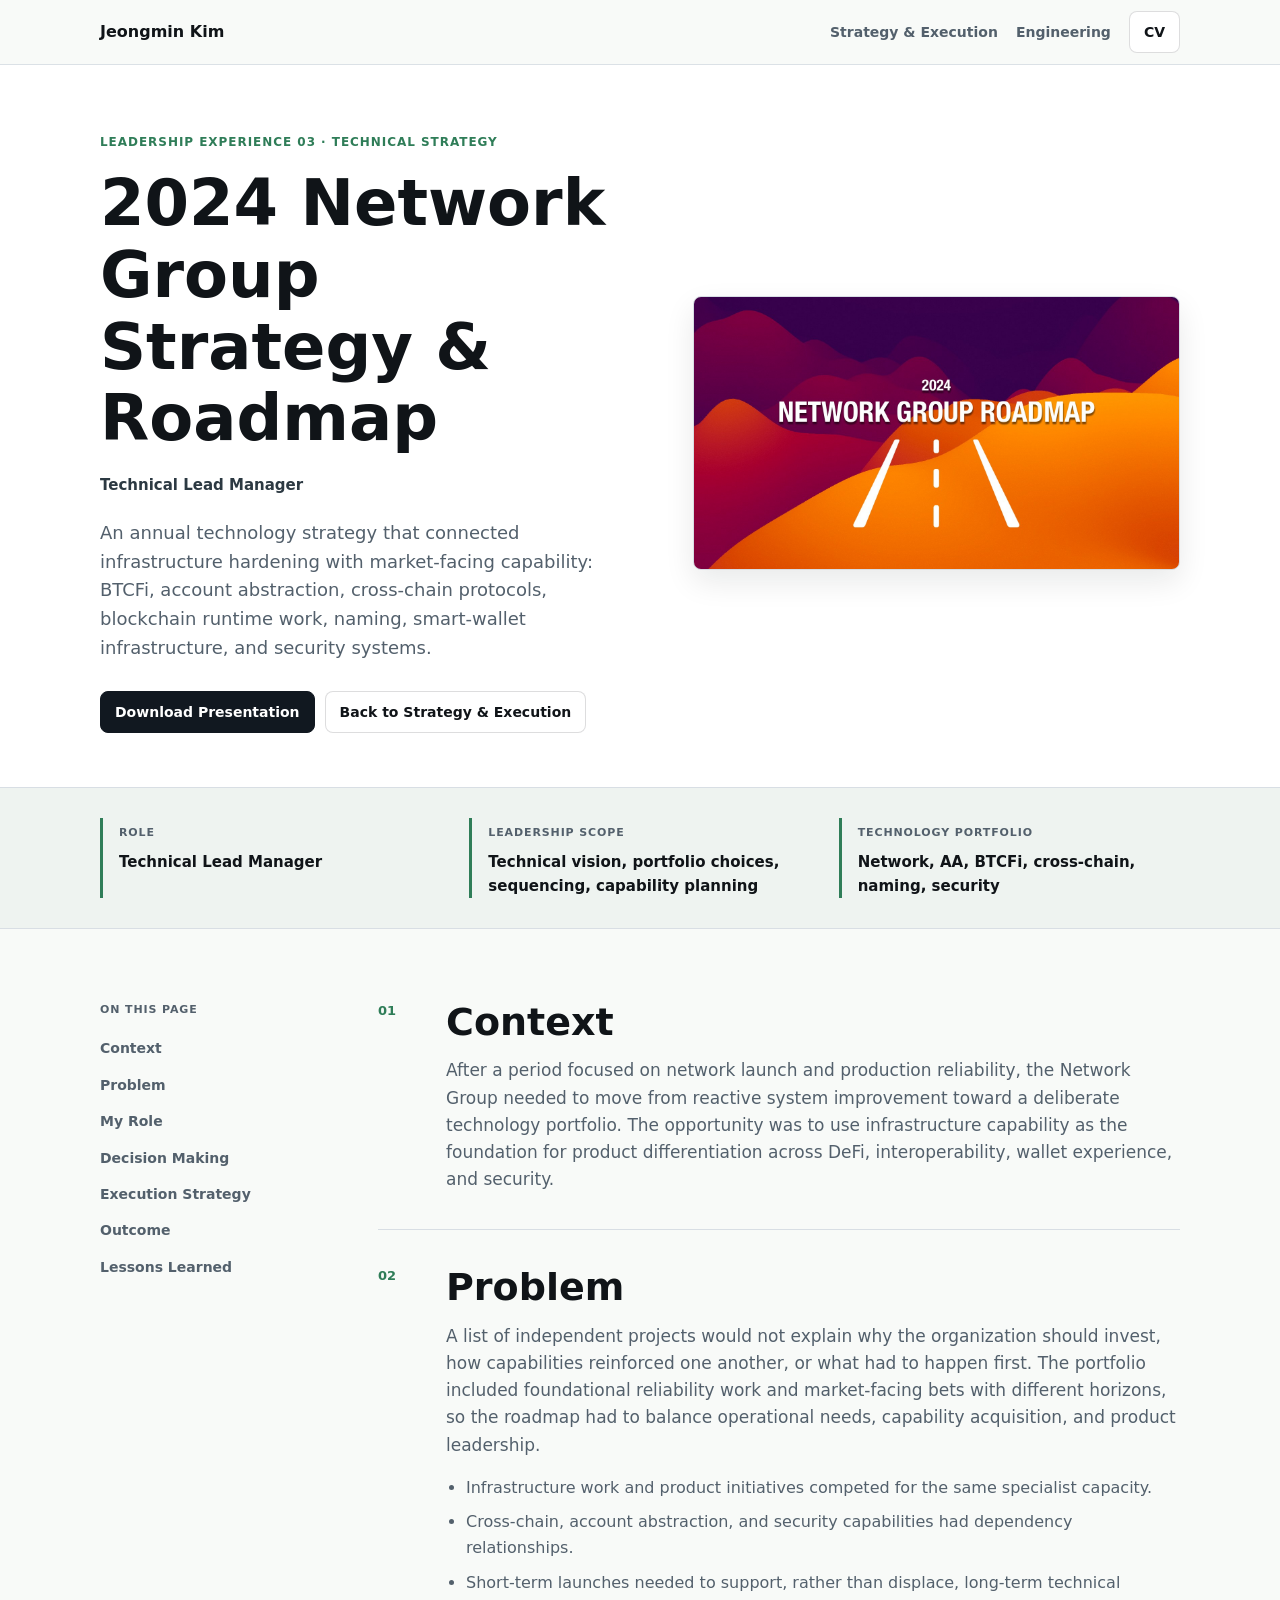
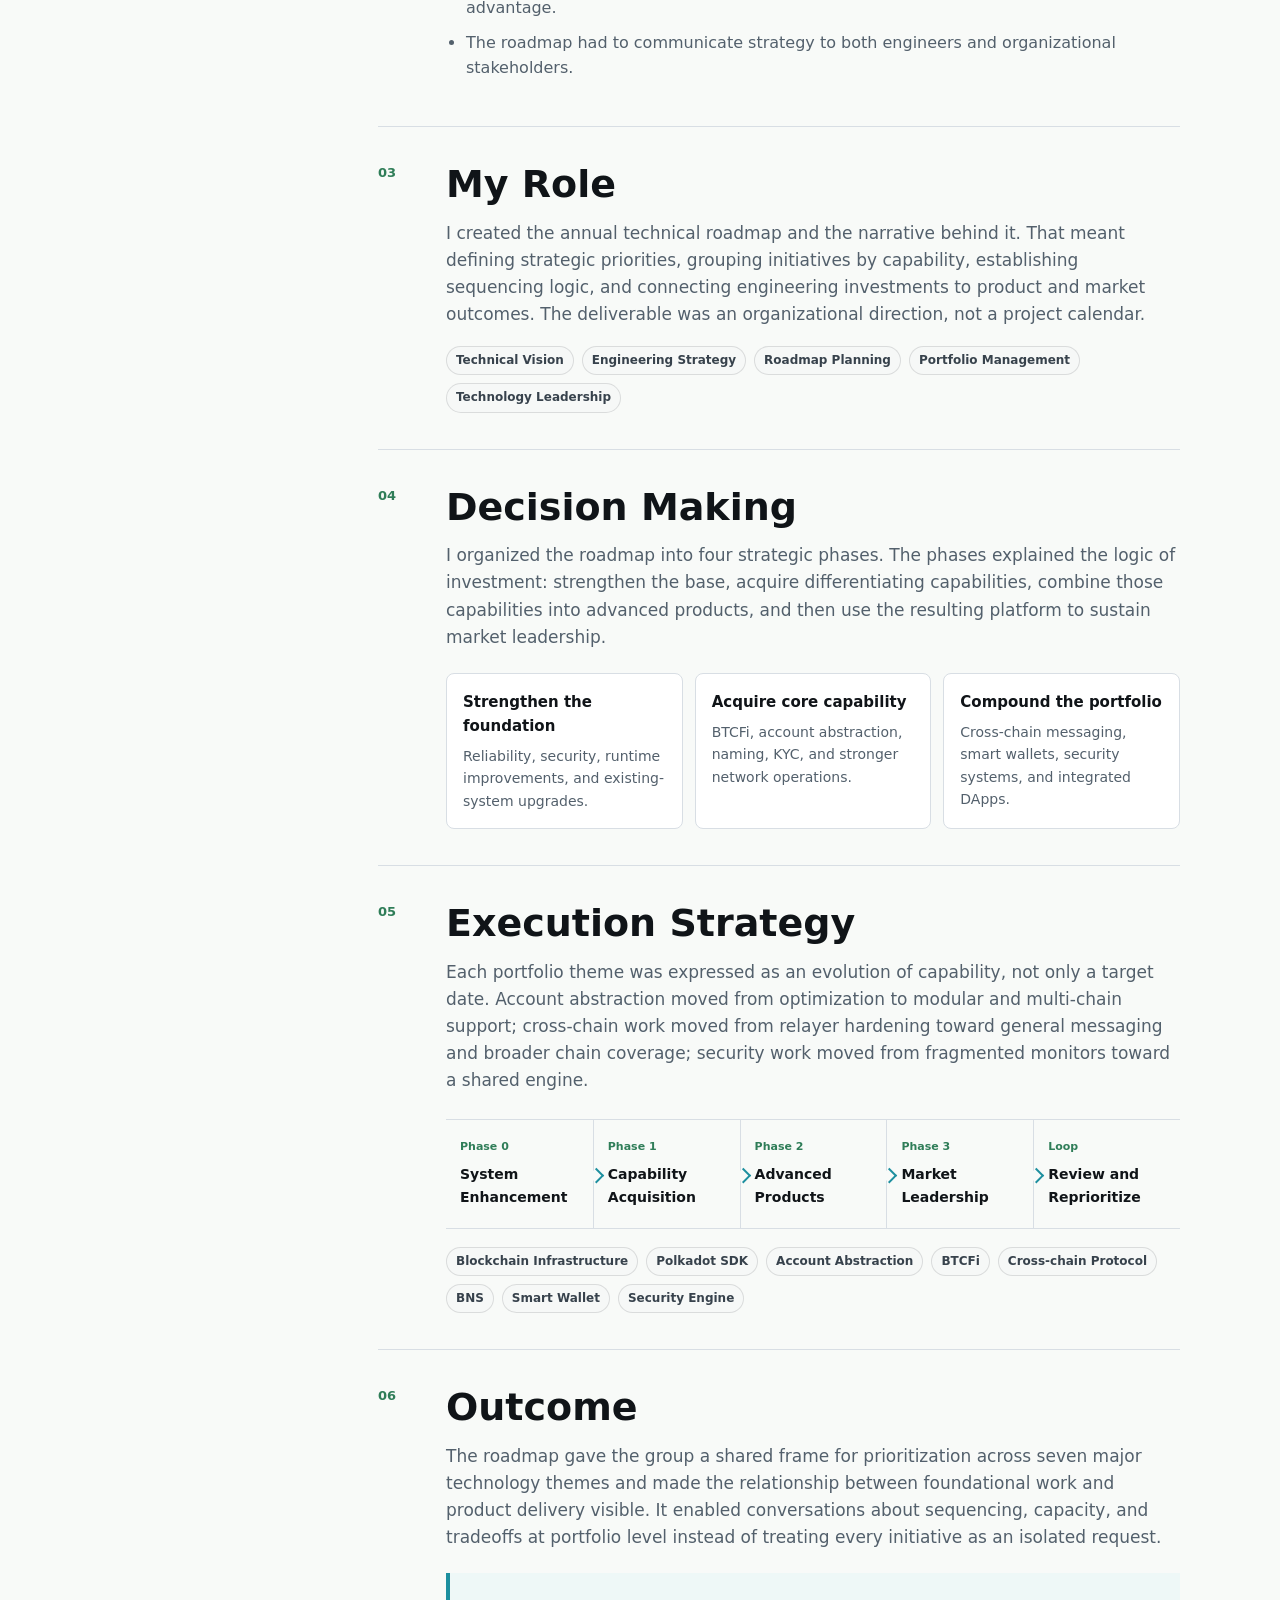
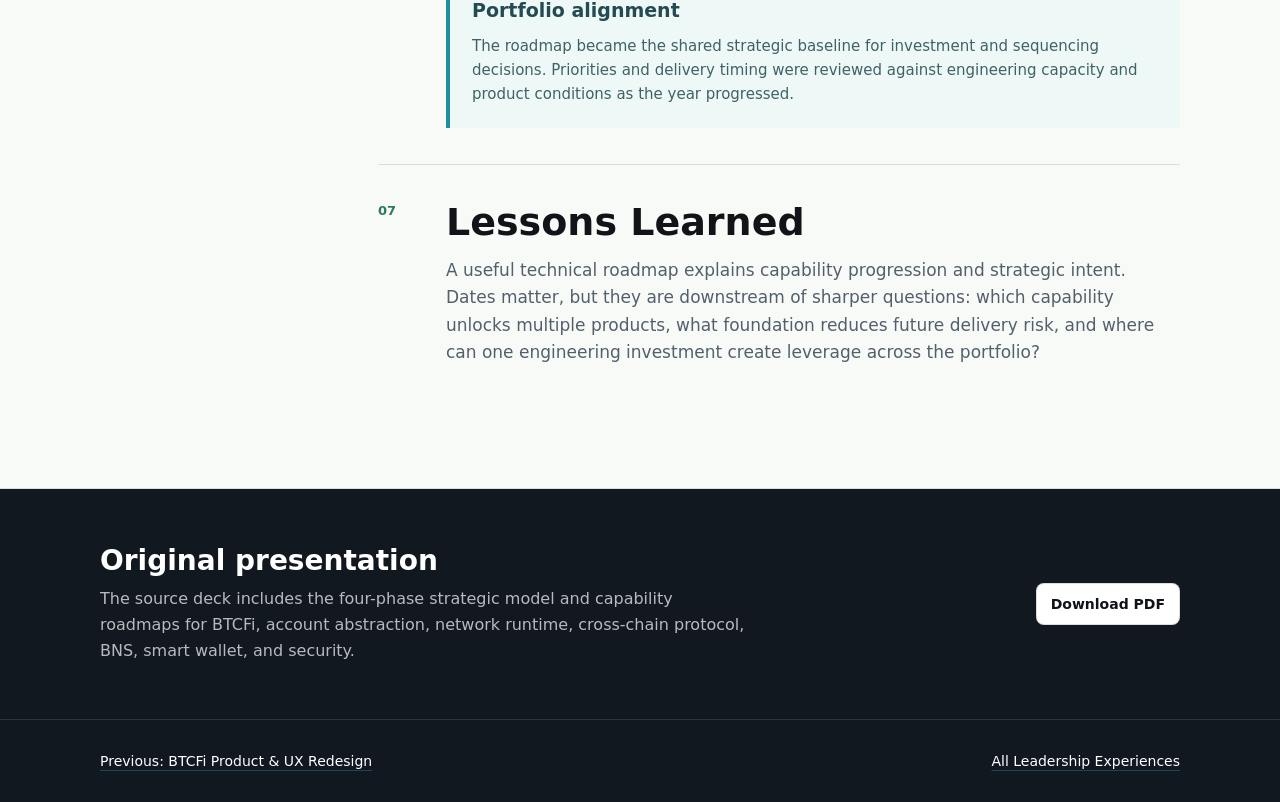
<file: docs/case-studies/network-group-2024-roadmap.html>
<!DOCTYPE html>
<html lang="en">
<head>
    <meta charset="UTF-8">
    <meta name="viewport" content="width=device-width, initial-scale=1.0">
    <meta name="description" content="Jeongmin Kim's technical strategy and organizational leadership experience creating an annual blockchain engineering roadmap.">
    <link rel="icon" href="../assets/favicon.svg" type="image/svg+xml">
    <link rel="stylesheet" href="../assets/case-study.css">
    <title>2024 Network Group Strategy &amp; Roadmap - Leadership Experience</title>
</head>
<body>
    <header class="topbar">
        <nav class="shell nav" aria-label="Leadership experience navigation">
            <a class="brand" href="../index.html">Jeongmin Kim</a>
            <div class="nav-links">
                <a href="../index.html#strategy-execution">Strategy &amp; Execution</a>
                <a href="../index.html#engineering">Engineering</a>
                <a class="button" href="../Jeongmin_Kim_Resume_2026.pdf" target="_blank" rel="noreferrer">CV</a>
            </div>
        </nav>
    </header>

    <main>
        <section class="case-hero">
            <div class="shell hero-grid">
                <div>
                    <p class="eyebrow">Leadership Experience 03 · Technical Strategy</p>
                    <h1>2024 Network Group Strategy &amp; Roadmap</h1>
                    <div class="hero-role">Technical Lead Manager</div>
                    <p class="hero-summary">
                        An annual technology strategy that connected infrastructure hardening with market-facing
                        capability: BTCFi, account abstraction, cross-chain protocols, blockchain runtime work, naming,
                        smart-wallet infrastructure, and security systems.
                    </p>
                    <div class="hero-actions">
                        <a class="button dark" href="../assets/network-group-2024-roadmap.pdf" download>Download Presentation</a>
                        <a class="button" href="../index.html#strategy-execution">Back to Strategy &amp; Execution</a>
                    </div>
                </div>
                <div class="cover-frame">
                    <img src="../assets/leadership-network-roadmap-cover.jpg" alt="2024 Network Group roadmap presentation cover" width="1440" height="810">
                </div>
            </div>
        </section>

        <section class="facts" aria-label="Leadership experience facts">
            <div class="shell fact-grid">
                <div class="fact">
                    <span class="fact-label">Role</span>
                    <span class="fact-value">Technical Lead Manager</span>
                </div>
                <div class="fact">
                    <span class="fact-label">Leadership Scope</span>
                    <span class="fact-value">Technical vision, portfolio choices, sequencing, capability planning</span>
                </div>
                <div class="fact">
                    <span class="fact-label">Technology Portfolio</span>
                    <span class="fact-value">Network, AA, BTCFi, cross-chain, naming, security</span>
                </div>
            </div>
        </section>

        <div class="shell story-layout">
            <aside class="story-nav" aria-label="On this page">
                <strong>On this page</strong>
                <a href="#context">Context</a>
                <a href="#problem">Problem</a>
                <a href="#role">My Role</a>
                <a href="#decisions">Decision Making</a>
                <a href="#execution">Execution Strategy</a>
                <a href="#outcome">Outcome</a>
                <a href="#lessons">Lessons Learned</a>
            </aside>

            <div class="story">
                <section class="story-section" id="context">
                    <span class="story-index">01</span>
                    <div>
                        <h2>Context</h2>
                        <p>
                            After a period focused on network launch and production reliability, the Network Group
                            needed to move from reactive system improvement toward a deliberate technology portfolio.
                            The opportunity was to use infrastructure capability as the foundation for product
                            differentiation across DeFi, interoperability, wallet experience, and security.
                        </p>
                    </div>
                </section>

                <section class="story-section" id="problem">
                    <span class="story-index">02</span>
                    <div>
                        <h2>Problem</h2>
                        <p>
                            A list of independent projects would not explain why the organization should invest, how
                            capabilities reinforced one another, or what had to happen first. The portfolio included
                            foundational reliability work and market-facing bets with different horizons, so the roadmap
                            had to balance operational needs, capability acquisition, and product leadership.
                        </p>
                        <ul>
                            <li>Infrastructure work and product initiatives competed for the same specialist capacity.</li>
                            <li>Cross-chain, account abstraction, and security capabilities had dependency relationships.</li>
                            <li>Short-term launches needed to support, rather than displace, long-term technical advantage.</li>
                            <li>The roadmap had to communicate strategy to both engineers and organizational stakeholders.</li>
                        </ul>
                    </div>
                </section>

                <section class="story-section" id="role">
                    <span class="story-index">03</span>
                    <div>
                        <h2>My Role</h2>
                        <p>
                            I created the annual technical roadmap and the narrative behind it. That meant defining
                            strategic priorities, grouping initiatives by capability, establishing sequencing logic,
                            and connecting engineering investments to product and market outcomes. The deliverable was
                            an organizational direction, not a project calendar.
                        </p>
                        <div class="tags" aria-label="Key competencies">
                            <span class="tag">Technical Vision</span>
                            <span class="tag">Engineering Strategy</span>
                            <span class="tag">Roadmap Planning</span>
                            <span class="tag">Portfolio Management</span>
                            <span class="tag">Technology Leadership</span>
                        </div>
                    </div>
                </section>

                <section class="story-section" id="decisions">
                    <span class="story-index">04</span>
                    <div>
                        <h2>Decision Making</h2>
                        <p>
                            I organized the roadmap into four strategic phases. The phases explained the logic of
                            investment: strengthen the base, acquire differentiating capabilities, combine those
                            capabilities into advanced products, and then use the resulting platform to sustain market
                            leadership.
                        </p>
                        <div class="principles">
                            <div class="principle">
                                <strong>Strengthen the foundation</strong>
                                <span>Reliability, security, runtime improvements, and existing-system upgrades.</span>
                            </div>
                            <div class="principle">
                                <strong>Acquire core capability</strong>
                                <span>BTCFi, account abstraction, naming, KYC, and stronger network operations.</span>
                            </div>
                            <div class="principle">
                                <strong>Compound the portfolio</strong>
                                <span>Cross-chain messaging, smart wallets, security systems, and integrated DApps.</span>
                            </div>
                        </div>
                    </div>
                </section>

                <section class="story-section" id="execution">
                    <span class="story-index">05</span>
                    <div>
                        <h2>Execution Strategy</h2>
                        <p>
                            Each portfolio theme was expressed as an evolution of capability, not only a target date.
                            Account abstraction moved from optimization to modular and multi-chain support; cross-chain
                            work moved from relayer hardening toward general messaging and broader chain coverage;
                            security work moved from fragmented monitors toward a shared engine.
                        </p>
                        <div class="process" aria-label="Network Group strategy phases">
                            <div class="process-step"><span>Phase 0</span><strong>System Enhancement</strong></div>
                            <div class="process-step"><span>Phase 1</span><strong>Capability Acquisition</strong></div>
                            <div class="process-step"><span>Phase 2</span><strong>Advanced Products</strong></div>
                            <div class="process-step"><span>Phase 3</span><strong>Market Leadership</strong></div>
                            <div class="process-step"><span>Loop</span><strong>Review and Reprioritize</strong></div>
                        </div>
                        <div class="tags" aria-label="Technology areas">
                            <span class="tag">Blockchain Infrastructure</span>
                            <span class="tag">Polkadot SDK</span>
                            <span class="tag">Account Abstraction</span>
                            <span class="tag">BTCFi</span>
                            <span class="tag">Cross-chain Protocol</span>
                            <span class="tag">BNS</span>
                            <span class="tag">Smart Wallet</span>
                            <span class="tag">Security Engine</span>
                        </div>
                    </div>
                </section>

                <section class="story-section" id="outcome">
                    <span class="story-index">06</span>
                    <div>
                        <h2>Outcome</h2>
                        <p>
                            The roadmap gave the group a shared frame for prioritization across seven major technology
                            themes and made the relationship between foundational work and product delivery visible. It
                            enabled conversations about sequencing, capacity, and tradeoffs at portfolio level instead
                            of treating every initiative as an isolated request.
                        </p>
                        <div class="evidence">
                            <strong>Portfolio alignment</strong>
                            <p>
                                The roadmap became the shared strategic baseline for investment and sequencing
                                decisions. Priorities and delivery timing were reviewed against engineering capacity and
                                product conditions as the year progressed.
                            </p>
                        </div>
                    </div>
                </section>

                <section class="story-section" id="lessons">
                    <span class="story-index">07</span>
                    <div>
                        <h2>Lessons Learned</h2>
                        <p>
                            A useful technical roadmap explains capability progression and strategic intent. Dates
                            matter, but they are downstream of sharper questions: which capability unlocks multiple
                            products, what foundation reduces future delivery risk, and where can one engineering
                            investment create leverage across the portfolio?
                        </p>
                    </div>
                </section>
            </div>
        </div>

        <section class="presentation">
            <div class="shell">
                <div>
                    <h2>Original presentation</h2>
                    <p>
                        The source deck includes the four-phase strategic model and capability roadmaps for BTCFi,
                        account abstraction, network runtime, cross-chain protocol, BNS, smart wallet, and security.
                    </p>
                </div>
                <a class="button" href="../assets/network-group-2024-roadmap.pdf" download>Download PDF</a>
            </div>
        </section>
    </main>

    <footer class="footer">
        <div class="shell">
            <a href="btcfi-product-ux-redesign.html">Previous: BTCFi Product &amp; UX Redesign</a>
            <a href="../index.html#strategy-execution">All Leadership Experiences</a>
        </div>
    </footer>
</body>
</html>
</file>
<file: portfolio/portfolio-print.css>
:root {
    --ink: #101418;
    --muted: #53606c;
    --line: #d8dee4;
    --soft: #eef3f0;
    --panel: #f8faf8;
    --green: #2f7d58;
    --cyan: #1d8f9f;
    --amber: #a9621c;
    --red: #a84640;
}

* {
    box-sizing: border-box;
}

html {
    background: #e7ece9;
}

body {
    margin: 0;
    color: var(--ink);
    font-family: Inter, ui-sans-serif, system-ui, -apple-system, BlinkMacSystemFont, "Segoe UI", sans-serif;
    font-size: 9pt;
    line-height: 1.45;
    -webkit-print-color-adjust: exact;
    print-color-adjust: exact;
}

body.ko {
    font-family: "Pretendard", "Noto Sans KR", "Apple SD Gothic Neo", "Malgun Gothic", sans-serif;
    word-break: keep-all;
}

a {
    color: inherit;
    text-decoration-color: rgba(29, 143, 159, 0.5);
    text-underline-offset: 2px;
}

.screen-toolbar {
    position: sticky;
    top: 0;
    z-index: 10;
    display: flex;
    align-items: center;
    justify-content: space-between;
    width: min(210mm, calc(100% - 24px));
    margin: 12px auto 0;
    padding: 10px 12px;
    border: 1px solid #cad3ce;
    border-radius: 8px;
    background: rgba(255, 255, 255, 0.94);
    box-shadow: 0 8px 22px rgba(16, 20, 24, 0.08);
    backdrop-filter: blur(12px);
}

.screen-toolbar strong {
    font-size: 10pt;
}

.toolbar-actions {
    display: flex;
    gap: 8px;
}

.toolbar-button {
    display: inline-flex;
    min-height: 34px;
    align-items: center;
    justify-content: center;
    padding: 7px 11px;
    border: 1px solid #cbd3cf;
    border-radius: 6px;
    background: #ffffff;
    color: var(--ink);
    font: inherit;
    font-weight: 750;
    text-decoration: none;
    cursor: pointer;
}

.toolbar-button.primary {
    border-color: #111820;
    background: #111820;
    color: #ffffff;
}

.sheet {
    position: relative;
    width: 210mm;
    height: 297mm;
    margin: 12px auto;
    overflow: hidden;
    padding: 11mm 13mm 12mm;
    background: #ffffff;
    box-shadow: 0 12px 34px rgba(16, 20, 24, 0.12);
}

.sheet:last-of-type {
    margin-bottom: 24px;
}

.profile-header {
    display: grid;
    grid-template-columns: minmax(0, 1fr) 31mm;
    gap: 9mm;
    align-items: start;
}

.identity {
    display: flex;
    align-items: baseline;
    gap: 3mm;
    margin-bottom: 4mm;
}

.name {
    font-size: 18pt;
    font-weight: 850;
    line-height: 1;
}

.degree {
    color: var(--muted);
    font-size: 8.5pt;
    font-weight: 700;
}

.role-line {
    margin: 0 0 3mm;
    color: var(--green);
    font-size: 7.6pt;
    font-weight: 820;
    letter-spacing: 0.06em;
    text-transform: uppercase;
}

h1,
h2,
h3,
p {
    margin-top: 0;
}

h1 {
    max-width: 148mm;
    margin-bottom: 3.5mm;
    font-size: 23pt;
    line-height: 1.08;
    letter-spacing: 0;
}

.executive-summary {
    max-width: 148mm;
    margin-bottom: 4mm;
    color: var(--muted);
    font-size: 9.4pt;
    line-height: 1.55;
}

.contact-line {
    display: flex;
    flex-wrap: wrap;
    gap: 2mm 4mm;
    color: #35424c;
    font-size: 7.6pt;
    font-weight: 700;
}

.contact-line a {
    text-decoration: none;
}

.portrait {
    width: 31mm;
    aspect-ratio: 1;
    overflow: hidden;
    border: 0.3mm solid var(--line);
    border-radius: 2mm;
    background: var(--soft);
}

.portrait img {
    width: 100%;
    height: 100%;
    display: block;
    object-fit: cover;
    object-position: 45% center;
}

.metrics {
    display: grid;
    grid-template-columns: repeat(4, minmax(0, 1fr));
    gap: 2.5mm;
    margin-top: 5.5mm;
}

.metric {
    padding: 3mm 3.2mm;
    border-left: 1mm solid var(--green);
    background: var(--soft);
}

.metric strong {
    display: block;
    font-size: 14pt;
    line-height: 1;
}

.metric span {
    display: block;
    margin-top: 1.5mm;
    color: var(--muted);
    font-size: 7.3pt;
    font-weight: 680;
}

.section-heading {
    display: grid;
    grid-template-columns: 48mm minmax(0, 1fr);
    gap: 7mm;
    align-items: end;
    margin: 6mm 0 3mm;
    padding-top: 3.5mm;
    border-top: 0.35mm solid var(--line);
}

.section-heading h2,
.page-heading h2 {
    margin: 0;
    font-size: 15pt;
    line-height: 1.12;
}

.section-heading p,
.page-heading p {
    margin: 0;
    color: var(--muted);
    font-size: 8pt;
}

.case-grid {
    display: grid;
    grid-template-columns: repeat(3, minmax(0, 1fr));
    gap: 3mm;
}

.case-card {
    overflow: hidden;
    border: 0.3mm solid var(--line);
    border-radius: 2mm;
    background: #ffffff;
}

.case-cover {
    aspect-ratio: 16 / 9;
    overflow: hidden;
    border-bottom: 0.3mm solid var(--line);
    background: var(--panel);
}

.case-cover img {
    width: 100%;
    height: 100%;
    display: block;
    object-fit: cover;
}

.case-body {
    padding: 3mm;
}

.case-number,
.mini-label {
    color: var(--green);
    font-size: 6.5pt;
    font-weight: 850;
    letter-spacing: 0.06em;
    text-transform: uppercase;
}

.case-card h3 {
    min-height: 10mm;
    margin: 1.3mm 0 1mm;
    font-size: 10.5pt;
    line-height: 1.18;
}

.case-role {
    min-height: 6mm;
    margin-bottom: 2mm;
    color: #2c3942;
    font-size: 7.2pt;
    font-weight: 800;
}

.case-description {
    min-height: 27mm;
    margin-bottom: 2.2mm;
    color: var(--muted);
    font-size: 7.5pt;
}

.case-outcome {
    min-height: 17mm;
    padding: 2.1mm;
    border-left: 0.8mm solid var(--cyan);
    background: #eef8f7;
    color: #35585d;
    font-size: 7.2pt;
}

.tags {
    display: flex;
    flex-wrap: wrap;
    gap: 1.4mm;
    margin-top: 2.5mm;
}

.tag {
    display: inline-flex;
    min-height: 5mm;
    align-items: center;
    padding: 0.7mm 1.8mm;
    border: 0.25mm solid #cfd7d3;
    border-radius: 9mm;
    background: #f6f8f7;
    color: #37424c;
    font-size: 6.4pt;
    font-weight: 760;
}

.case-link {
    display: inline-block;
    margin-top: 2.5mm;
    color: var(--cyan);
    font-size: 7pt;
    font-weight: 800;
    text-decoration: none;
}

.leadership-strip {
    display: grid;
    grid-template-columns: 30mm minmax(0, 1fr);
    gap: 3mm;
    align-items: center;
    margin-top: 3mm;
    padding: 2.4mm 3mm;
    border: 0.3mm solid var(--line);
    background: var(--panel);
}

.leadership-strip strong {
    font-size: 8pt;
}

.leadership-strip .tags {
    gap: 1mm;
    margin-top: 0;
}

.leadership-strip .tag {
    min-height: 4.5mm;
    padding: 0.5mm 1.4mm;
    font-size: 5.8pt;
}

.page-heading {
    display: grid;
    grid-template-columns: 58mm minmax(0, 1fr);
    gap: 8mm;
    align-items: end;
    margin-bottom: 5mm;
    padding-bottom: 4mm;
    border-bottom: 0.45mm solid var(--ink);
}

.portfolio-pillars {
    display: grid;
    grid-template-columns: repeat(3, minmax(0, 1fr));
    gap: 3mm;
}

.pillar {
    min-height: 44mm;
    padding: 3.5mm;
    border-top: 1mm solid var(--green);
    background: var(--panel);
}

.pillar.cyan {
    border-color: var(--cyan);
}

.pillar.amber {
    border-color: var(--amber);
}

.pillar h3 {
    margin-bottom: 2mm;
    font-size: 10pt;
}

.pillar p {
    margin-bottom: 2.5mm;
    color: var(--muted);
    font-size: 7.4pt;
}

.content-columns {
    display: grid;
    grid-template-columns: 1.06fr 0.94fr;
    gap: 6mm;
    margin-top: 6mm;
}

.content-section {
    min-width: 0;
}

.content-title {
    margin-bottom: 2.5mm;
    padding-bottom: 1.8mm;
    border-bottom: 0.35mm solid var(--line);
    font-size: 11.5pt;
}

.portfolio-entry {
    padding: 2.5mm 0;
    border-top: 0.25mm solid var(--line);
}

.portfolio-entry:first-of-type {
    padding-top: 0;
    border-top: 0;
}

.entry-head {
    display: flex;
    align-items: baseline;
    justify-content: space-between;
    gap: 3mm;
}

.entry-head strong {
    font-size: 8.4pt;
}

.entry-head span {
    flex: 0 0 auto;
    color: var(--green);
    font-size: 6.5pt;
    font-weight: 820;
    text-transform: uppercase;
}

.portfolio-entry p {
    margin: 1mm 0 0;
    color: var(--muted);
    font-size: 7.2pt;
}

.portfolio-entry a {
    color: var(--cyan);
    font-weight: 760;
    text-decoration: none;
}

.timeline {
    margin-top: 5.5mm;
}

.timeline-row {
    display: grid;
    grid-template-columns: 29mm minmax(0, 1fr);
    gap: 4mm;
    padding: 2.2mm 0;
    border-top: 0.25mm solid var(--line);
}

.timeline-row:first-of-type {
    border-top: 0;
}

.timeline-date {
    color: var(--green);
    font-size: 6.8pt;
    font-weight: 820;
}

.timeline-role strong {
    display: block;
    font-size: 8pt;
}

.timeline-role span {
    display: block;
    margin-top: 0.5mm;
    color: var(--muted);
    font-size: 6.9pt;
}

.recognition {
    display: grid;
    grid-template-columns: repeat(3, minmax(0, 1fr));
    gap: 3mm;
    margin-top: 5mm;
}

.recognition-item {
    padding: 3mm;
    border: 0.3mm solid var(--line);
}

.recognition-item strong {
    display: block;
    font-size: 8pt;
}

.recognition-item span {
    display: block;
    margin-top: 1mm;
    color: var(--muted);
    font-size: 6.8pt;
}

.closing-line {
    margin-top: 4mm;
    padding: 3.2mm 4mm;
    border-left: 1mm solid var(--green);
    background: var(--soft);
    color: #29483a;
    font-size: 8pt;
    font-weight: 720;
}

.page-footer {
    position: absolute;
    right: 13mm;
    bottom: 5.5mm;
    left: 13mm;
    display: flex;
    justify-content: space-between;
    padding-top: 2mm;
    border-top: 0.25mm solid var(--line);
    color: #71808b;
    font-size: 6.5pt;
}

@page {
    size: A4;
    margin: 0;
}

@media print {
    html,
    body {
        background: #ffffff;
    }

    .screen-toolbar {
        display: none;
    }

    .sheet {
        margin: 0;
        box-shadow: none;
        break-after: page;
        page-break-after: always;
    }

    .sheet:last-of-type {
        margin: 0;
        break-after: auto;
        page-break-after: auto;
    }
}

@media screen and (max-width: 820px) {
    body {
        min-width: 210mm;
    }

    .screen-toolbar {
        margin-left: 12px;
    }

    .sheet {
        margin-left: 12px;
    }
}
</file>
<file: docs/assets/case-study.css>
:root {
    --ink: #101418;
    --muted: #53606c;
    --line: #d8dee4;
    --paper: #f8faf8;
    --panel: #ffffff;
    --coal: #111820;
    --cyan: #1d8f9f;
    --green: #2f7d58;
    --amber: #b26b20;
    --red: #b14b43;
    --shadow: 0 12px 30px rgba(16, 20, 24, 0.09);
}

* {
    box-sizing: border-box;
}

html {
    scroll-behavior: smooth;
}

body {
    margin: 0;
    color: var(--ink);
    background: var(--paper);
    font-family: Inter, ui-sans-serif, system-ui, -apple-system, BlinkMacSystemFont, "Segoe UI", sans-serif;
    line-height: 1.6;
}

a {
    color: inherit;
    text-decoration-color: rgba(29, 143, 159, 0.42);
    text-underline-offset: 4px;
}

a:hover {
    color: var(--cyan);
}

img {
    max-width: 100%;
}

.shell {
    width: calc(100% - 40px);
    max-width: 1080px;
    margin: 0 auto;
}

.topbar {
    position: sticky;
    top: 0;
    z-index: 20;
    background: rgba(248, 250, 248, 0.94);
    border-bottom: 1px solid rgba(216, 222, 228, 0.9);
    backdrop-filter: blur(16px);
}

.nav {
    min-height: 64px;
    display: flex;
    align-items: center;
    justify-content: space-between;
    gap: 24px;
}

.brand {
    font-weight: 780;
    text-decoration: none;
}

.nav-links {
    display: flex;
    align-items: center;
    gap: 18px;
    color: var(--muted);
    font-size: 14px;
    font-weight: 680;
}

.nav-links a {
    text-decoration: none;
}

.button {
    display: inline-flex;
    min-height: 40px;
    align-items: center;
    justify-content: center;
    padding: 9px 14px;
    border: 1px solid rgba(16, 20, 24, 0.14);
    border-radius: 8px;
    background: #ffffff;
    color: var(--ink);
    font-size: 14px;
    font-weight: 740;
    text-decoration: none;
}

.button.dark {
    border-color: var(--coal);
    background: var(--coal);
    color: #ffffff;
}

.button:hover {
    color: var(--ink);
    box-shadow: 0 6px 14px rgba(16, 20, 24, 0.1);
}

.button.dark:hover {
    color: #ffffff;
}

.case-hero {
    padding: 68px 0 54px;
    border-bottom: 1px solid var(--line);
    background: #ffffff;
}

.hero-grid {
    display: grid;
    grid-template-columns: minmax(0, 1.05fr) minmax(360px, 0.95fr);
    gap: 54px;
    align-items: center;
}

.eyebrow {
    margin: 0 0 16px;
    color: var(--green);
    font-size: 12px;
    font-weight: 820;
    letter-spacing: 0.08em;
    text-transform: uppercase;
}

h1,
h2,
h3 {
    margin: 0;
    line-height: 1.12;
    letter-spacing: 0;
}

h1 {
    max-width: 720px;
    font-size: clamp(40px, 5.8vw, 64px);
}

.hero-role {
    margin-top: 18px;
    color: #2c3942;
    font-size: 15px;
    font-weight: 780;
}

.hero-summary {
    max-width: 670px;
    margin: 22px 0 0;
    color: var(--muted);
    font-size: 18px;
}

.hero-actions {
    display: flex;
    flex-wrap: wrap;
    gap: 10px;
    margin-top: 28px;
}

.cover-frame {
    overflow: hidden;
    aspect-ratio: 16 / 9;
    border: 1px solid var(--line);
    border-radius: 8px;
    background: #e8ecea;
    box-shadow: var(--shadow);
}

.cover-frame img {
    width: 100%;
    height: 100%;
    display: block;
    object-fit: cover;
}

.facts {
    padding: 30px 0;
    border-bottom: 1px solid var(--line);
    background: #eef3f0;
}

.fact-grid {
    display: grid;
    grid-template-columns: repeat(3, minmax(0, 1fr));
    gap: 28px;
}

.fact {
    min-width: 0;
    border-left: 3px solid var(--green);
    padding-left: 16px;
}

.fact-label {
    color: var(--muted);
    font-size: 11px;
    font-weight: 800;
    letter-spacing: 0.08em;
    text-transform: uppercase;
}

.fact-value {
    display: block;
    margin-top: 6px;
    font-size: 15px;
    font-weight: 740;
}

.story-layout {
    display: grid;
    grid-template-columns: 210px minmax(0, 1fr);
    gap: 68px;
    padding: 72px 0 86px;
}

.story-nav {
    position: sticky;
    top: 96px;
    align-self: start;
}

.story-nav strong {
    display: block;
    margin-bottom: 12px;
    color: var(--muted);
    font-size: 11px;
    letter-spacing: 0.08em;
    text-transform: uppercase;
}

.story-nav a {
    display: block;
    padding: 7px 0;
    color: var(--muted);
    font-size: 14px;
    font-weight: 680;
    text-decoration: none;
}

.story-nav a:hover {
    color: var(--cyan);
}

.story {
    min-width: 0;
}

.story-section {
    display: grid;
    grid-template-columns: 46px minmax(0, 1fr);
    gap: 22px;
    padding: 36px 0;
    border-top: 1px solid var(--line);
    scroll-margin-top: 90px;
}

.story-section:first-child {
    padding-top: 0;
    border-top: 0;
}

.story-index {
    color: var(--green);
    font-size: 13px;
    font-weight: 820;
}

.story-section h2 {
    font-size: clamp(26px, 3.6vw, 38px);
}

.story-section p {
    margin: 14px 0 0;
    color: var(--muted);
    font-size: 17px;
}

.story-section ul {
    margin: 16px 0 0;
    padding-left: 20px;
    color: var(--muted);
}

.story-section li {
    margin: 9px 0;
}

.principles {
    display: grid;
    grid-template-columns: repeat(3, minmax(0, 1fr));
    gap: 12px;
    margin-top: 22px;
}

.principle {
    padding: 16px;
    border: 1px solid var(--line);
    border-radius: 8px;
    background: #ffffff;
}

.principle strong {
    display: block;
    font-size: 15px;
}

.principle span {
    display: block;
    margin-top: 7px;
    color: var(--muted);
    font-size: 14px;
}

.process {
    display: grid;
    grid-template-columns: repeat(5, minmax(0, 1fr));
    gap: 0;
    margin-top: 24px;
    border-top: 1px solid var(--line);
    border-bottom: 1px solid var(--line);
}

.process-step {
    position: relative;
    min-height: 108px;
    padding: 18px 14px 16px;
    border-left: 1px solid var(--line);
}

.process-step:first-child {
    border-left: 0;
}

.process-step::after {
    content: "";
    position: absolute;
    top: 50%;
    right: -5px;
    z-index: 1;
    width: 9px;
    height: 9px;
    border-top: 2px solid var(--cyan);
    border-right: 2px solid var(--cyan);
    background: var(--paper);
    transform: rotate(45deg) translateY(-50%);
}

.process-step:last-child::after {
    display: none;
}

.process-step span {
    display: block;
    color: var(--green);
    font-size: 11px;
    font-weight: 820;
}

.process-step strong {
    display: block;
    margin-top: 8px;
    font-size: 14px;
}

.evidence {
    margin-top: 22px;
    padding: 22px;
    border-left: 4px solid var(--cyan);
    background: #eef8f7;
}

.evidence strong {
    display: block;
    color: #244b51;
    font-size: 19px;
}

.evidence p {
    margin-top: 8px;
    color: #3f6267;
    font-size: 15px;
}

.tags {
    display: flex;
    flex-wrap: wrap;
    gap: 8px;
    margin-top: 18px;
}

.tag {
    display: inline-flex;
    min-height: 28px;
    align-items: center;
    padding: 4px 9px;
    border: 1px solid rgba(16, 20, 24, 0.12);
    border-radius: 999px;
    background: #f6f8f7;
    color: #37424c;
    font-size: 12px;
    font-weight: 720;
}

.presentation {
    padding: 56px 0;
    border-top: 1px solid var(--line);
    background: var(--coal);
    color: #ffffff;
}

.presentation .shell {
    display: flex;
    align-items: center;
    justify-content: space-between;
    gap: 28px;
}

.presentation h2 {
    font-size: 28px;
}

.presentation p {
    max-width: 650px;
    margin: 10px 0 0;
    color: rgba(255, 255, 255, 0.7);
}

.presentation .button {
    flex: 0 0 auto;
}

.footer {
    padding: 30px 0;
    border-top: 1px solid rgba(255, 255, 255, 0.12);
    background: var(--coal);
    color: rgba(255, 255, 255, 0.62);
    font-size: 14px;
}

.footer .shell {
    display: flex;
    justify-content: space-between;
    gap: 20px;
}

.footer a {
    color: #ffffff;
}

@media (max-width: 880px) {
    .hero-grid,
    .story-layout {
        grid-template-columns: 1fr;
    }

    .hero-grid {
        gap: 38px;
    }

    .story-layout {
        gap: 30px;
    }

    .story-nav {
        position: static;
        display: flex;
        gap: 14px;
        overflow-x: auto;
        padding-bottom: 8px;
        white-space: nowrap;
    }

    .story-nav strong {
        display: none;
    }

    .process {
        grid-template-columns: 1fr;
    }

    .process-step {
        min-height: 0;
        border-top: 1px solid var(--line);
        border-left: 0;
    }

    .process-step:first-child {
        border-top: 0;
    }

    .process-step::after {
        top: auto;
        right: 50%;
        bottom: -5px;
        transform: rotate(135deg);
    }
}

@media (max-width: 620px) {
    .shell {
        width: calc(100% - 28px);
    }

    .nav {
        align-items: flex-start;
        flex-direction: column;
        padding: 13px 0;
    }

    .nav-links {
        width: 100%;
        overflow-x: auto;
        white-space: nowrap;
    }

    .case-hero {
        padding: 48px 0 40px;
    }

    h1 {
        font-size: 38px;
    }

    .hero-summary {
        font-size: 17px;
    }

    .hero-actions,
    .hero-actions .button {
        width: 100%;
    }

    .fact-grid,
    .principles {
        grid-template-columns: 1fr;
    }

    .story-layout {
        padding: 50px 0 62px;
    }

    .story-section {
        grid-template-columns: 1fr;
        gap: 8px;
    }

    .presentation .shell,
    .footer .shell {
        align-items: flex-start;
        flex-direction: column;
    }

    .presentation .button {
        width: 100%;
    }
}
</file>
